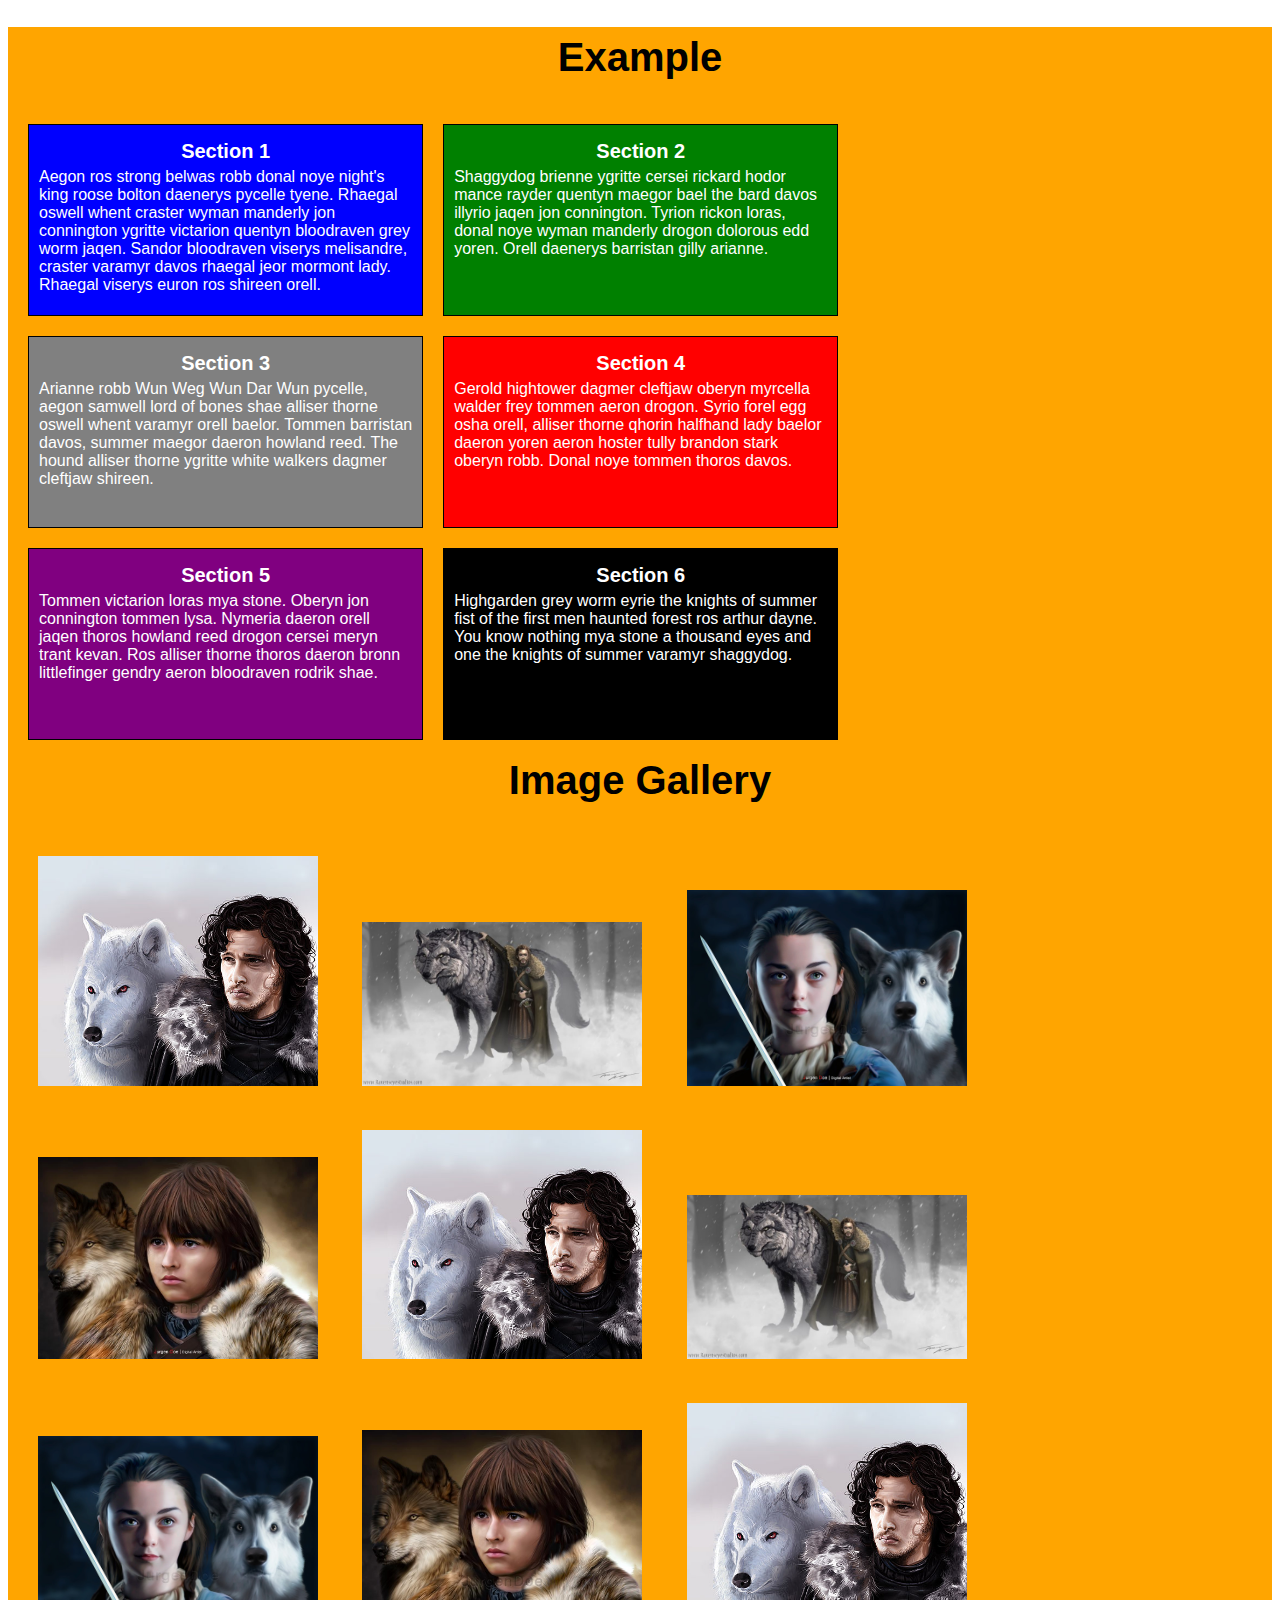
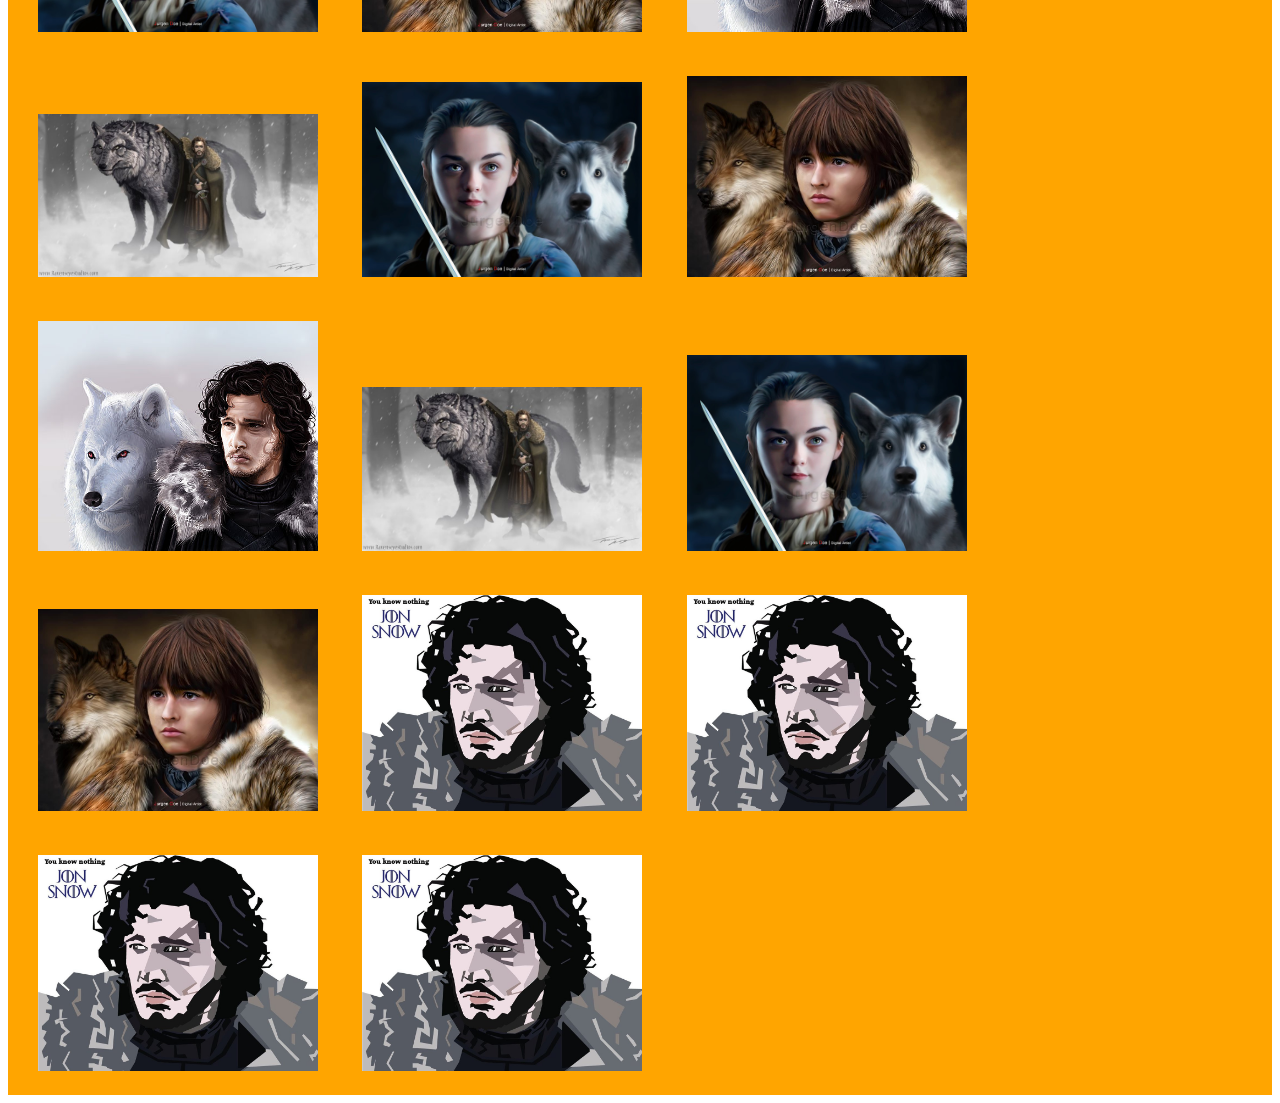
<file: example/index.html>
<!DOCTYPE html>
<html>
<head>
	<link rel="stylesheet" type="text/css" href="css/style.css">
	<title>example</title>
</head>
<body>
	<div id="container">
		<section id="section1">
			<h1>Example</h1>
			<article id="one">
				<h2>Section 1</h2>
				<p>Aegon ros strong belwas robb donal noye night's king roose bolton daenerys pycelle tyene. Rhaegal oswell whent craster wyman manderly jon connington ygritte victarion quentyn bloodraven grey worm jaqen. Sandor bloodraven viserys melisandre, craster varamyr davos rhaegal jeor mormont lady. Rhaegal viserys euron ros shireen orell. </p>
			</article>	
			<article id="two">
				<h2>Section 2</h2>
				<p>Shaggydog brienne ygritte cersei rickard hodor mance rayder quentyn maegor bael the bard davos illyrio jaqen jon connington. Tyrion rickon loras, donal noye wyman manderly drogon dolorous edd yoren. Orell daenerys barristan gilly arianne.</p>	
			</article>	
			<article id="three">
				<h2>Section 3</h2>
				<p>Arianne robb Wun Weg Wun Dar Wun pycelle, aegon samwell lord of bones shae alliser thorne oswell whent varamyr orell baelor. Tommen barristan davos, summer maegor daeron howland reed. The hound alliser thorne ygritte white walkers dagmer cleftjaw shireen.</p>
			</article>
			<article id="four">
				<h2>Section 4</h2>
				<p>Gerold hightower dagmer cleftjaw oberyn myrcella walder frey tommen aeron drogon. Syrio forel egg osha orell, alliser thorne qhorin halfhand lady baelor daeron yoren aeron hoster tully brandon stark oberyn robb. Donal noye tommen thoros davos. </p>
			</article>
			<article id="five">
				<h2>Section 5</h2>
				<p>Tommen victarion loras mya stone. Oberyn jon connington tommen lysa. Nymeria daeron orell jaqen thoros howland reed drogon cersei meryn trant kevan. Ros alliser thorne thoros daeron bronn littlefinger gendry aeron bloodraven rodrik shae.</p>
			</article>
			<article id="six">
				<h2>Section 6</h2>
				<p>Highgarden grey worm eyrie the knights of summer fist of the first men haunted forest ros arthur dayne. You know nothing mya stone a thousand eyes and one the knights of summer varamyr shaggydog. </p>
			</article>
		</section>

		<section id="section2">
			<h1>Image Gallery</h1>
			<img src="images/jon_and_ghost.jpg" alt="Jon Snow and Ghost">
			<img src="images/rob_and_greywind.jpg" alt="Robb Stark and Grey Wind">
			<img src="images/arya_and_nymeria.jpg" alt="Arya Stark and Nymeria">
			<img src="images/bran_and_summer.jpg" alt="Brandon Stark and Summer">
			<img src="images/jon_and_ghost.jpg" alt="Jon Snow and Ghost">
			<img src="images/rob_and_greywind.jpg" alt="Robb Stark and Grey Wind">
			<img src="images/arya_and_nymeria.jpg" alt="Arya Stark and Nymeria">
			<img src="images/bran_and_summer.jpg" alt="Brandon Stark and Summer">
			<img src="images/jon_and_ghost.jpg" alt="Jon Snow and Ghost">
			<img src="images/rob_and_greywind.jpg" alt="Robb Stark and Grey Wind">
			<img src="images/arya_and_nymeria.jpg" alt="Arya Stark and Nymeria">
			<img src="images/bran_and_summer.jpg" alt="Brandon Stark and Summer">
			<img src="images/jon_and_ghost.jpg" alt="Jon Snow and Ghost">
			<img src="images/rob_and_greywind.jpg" alt="Robb Stark and Grey Wind">
			<img src="images/arya_and_nymeria.jpg" alt="Arya Stark and Nymeria">
			<img src="images/bran_and_summer.jpg" alt="Brandon Stark and Summer">
			<img src="images/jon_snow.jpg" alt="Jon Snow">
			<img src="images/jon_snow.jpg" alt="Jon Snow">
			<img src="images/jon_snow.jpg" alt="Jon Snow">
			<img src="images/jon_snow.jpg" alt="Jon Snow">
		</section>
	</div>

</body>
</html>
</file>
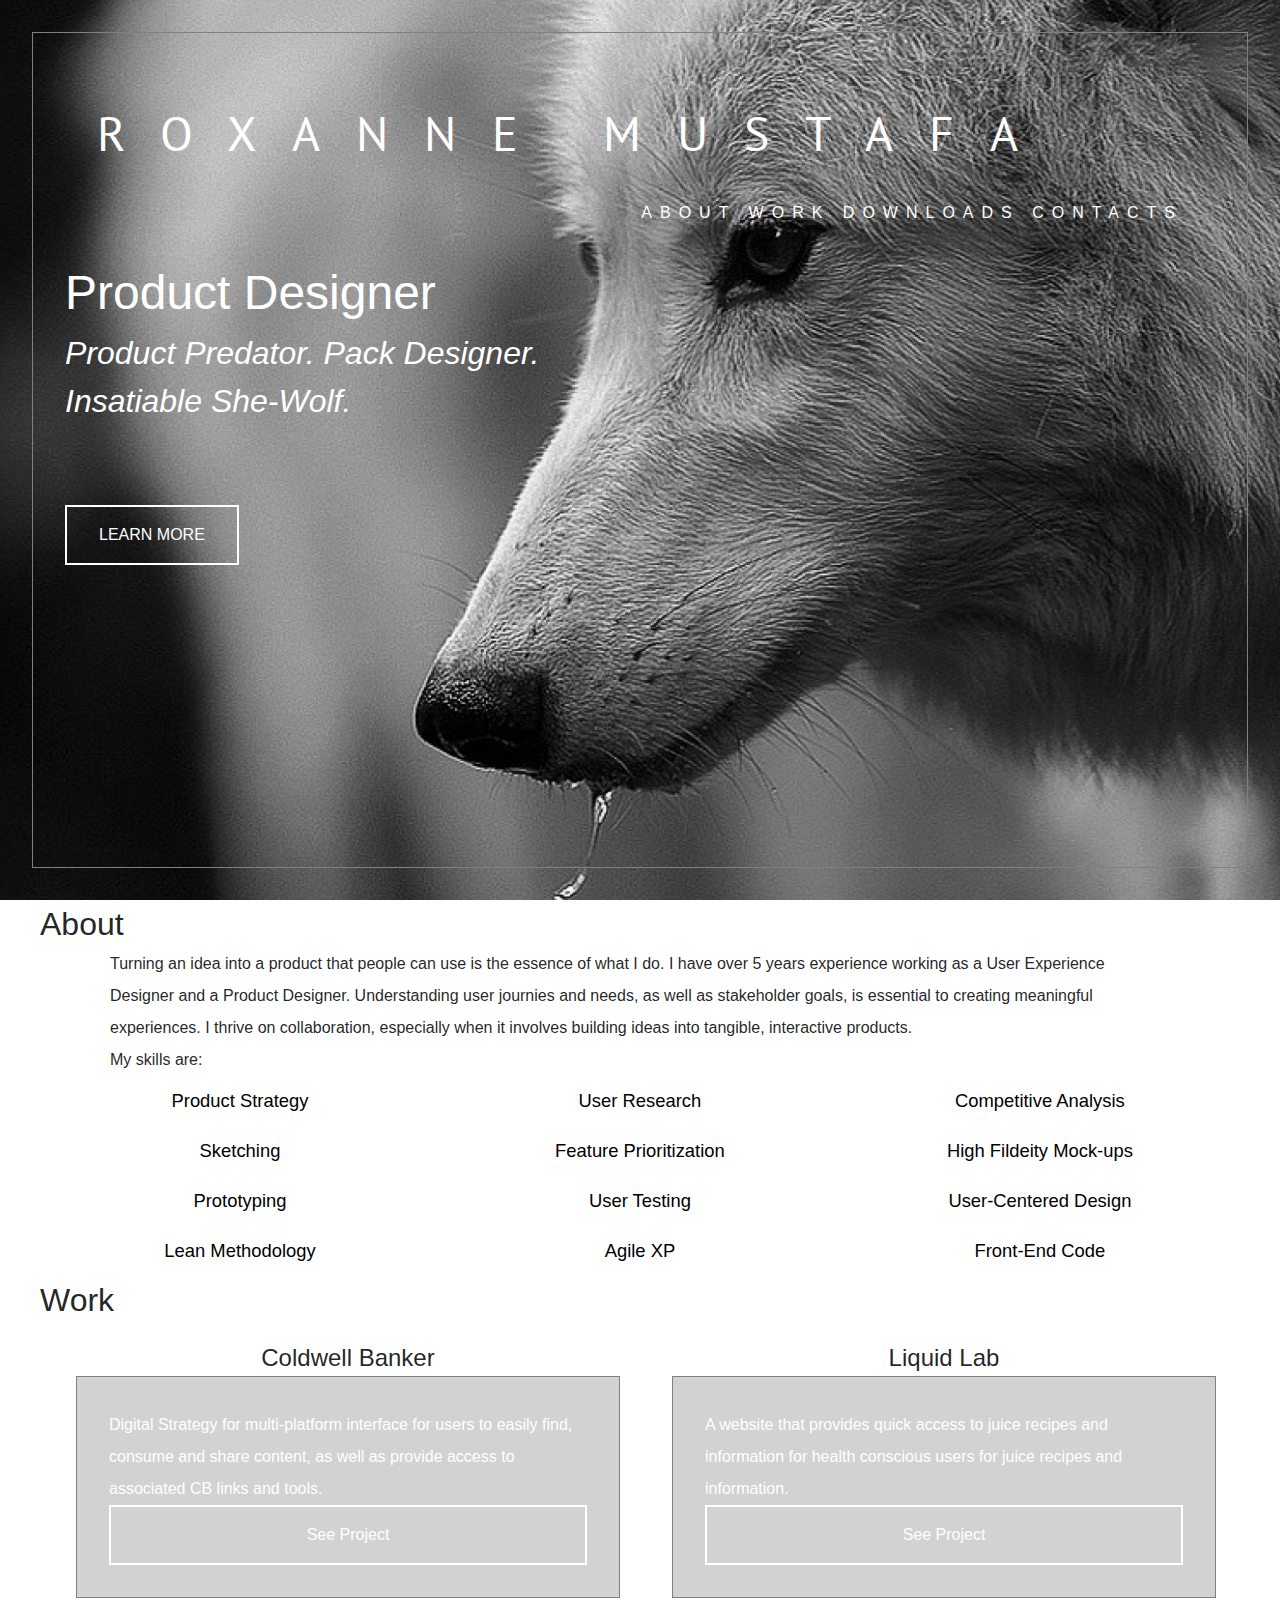
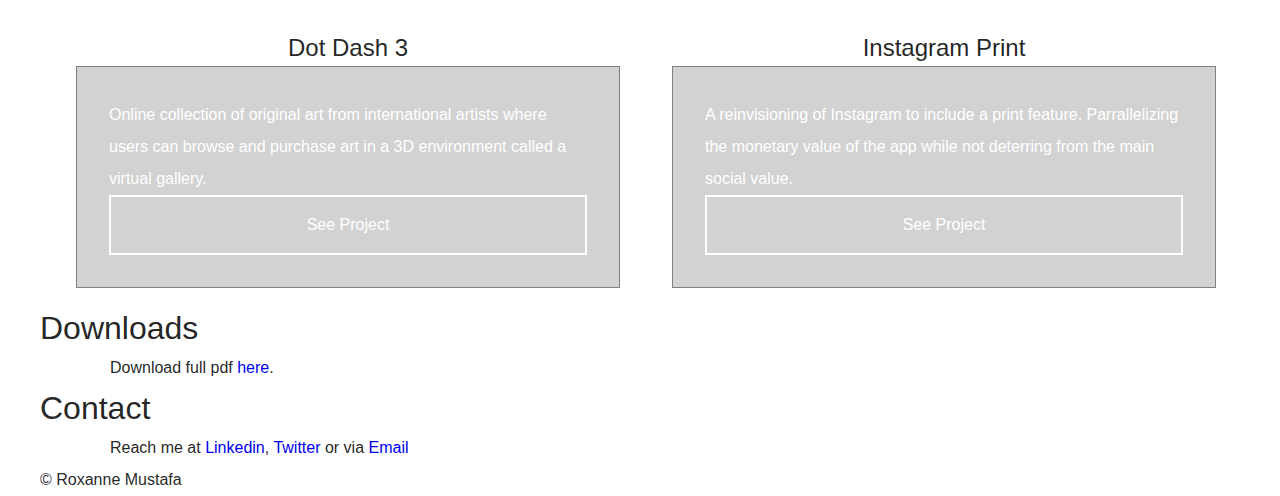
<file: Final Project/index.html>
<!DOCTYPE html>
<html>
<head>
	<meta name="viewport" content="width=device-width, initial-scale=1">
	<link rel="stylesheet" type="text/css" href="css/style.css">
	<title>Roxanne Mustafa</title>
</head>
<body>
	<div id="heroborder">
		<section id="hero">
			<header>
				<p class="logo">ROXANNE MUSTAFA</p>
				<nav>
					<a href="#about-me">About</a>
					<a href="#work">Work</a>
					<a href="#downloads">Downloads</a>
					<a href="#contact">Contacts</a>
				</nav>
		</header>	
			<h1>Product Designer</h1>
			<h2 id="byline">Product Predator. Pack Designer.<br>Insatiable She-Wolf.</h2>
			<a href="#about-me" class="primarybutton">LEARN MORE</a>
		</section>
	</div>
	<div class="wrapper">	
		<section id="about">
			<h2>About</h2>
			<p class="description">Turning an idea into a product that people can use is the essence of what I do. I have over 5 years experience working as a User Experience Designer and a Product Designer. Understanding user journies and needs, as well as stakeholder goals, is essential to creating meaningful experiences. I thrive on collaboration, especially when it involves building ideas into tangible, interactive products.<br>My skills are:</p>
			<ul>
				<li>Product Strategy</li>
				<li>User Research</li>
				<li>Competitive Analysis</li>
				<li>Sketching</li>
				<li>Feature Prioritization</li>
				<li>High Fildeity Mock-ups</li>
				<li>Prototyping</li>
				<li>User Testing</li>
				<li>User-Centered Design</li>
				<li>Lean Methodology</li>
				<li>Agile XP</li>
				<li>Front-End Code</li>
			</ul>
		</section>

		<section id="work" class="clearfix">
			<h2>Work</h2>
			<section id="project">
				<h3>Coldwell Banker</h3>
					<div id="projectborder">
						<p>Digital Strategy for multi-platform interface for users to easily find, consume and share content, as well as provide access to associated CB links and tools.</p>
						<a href="#" class="secondarybutton">See Project</a>
					</div>
			</section>

			<section id="project"> 
				<h3>Liquid Lab</h3>
				<div id="projectborder">
					<p>A website that provides quick access to juice recipes and information for health conscious users for juice recipes and information.</p>
					<a href="#" class="secondarybutton">See Project</a>
				</div>
			</section>

			<section id="project">
				<h3>Dot Dash 3</h3>
				<div id="projectborder">
					<p>Online collection of original art from international artists where users can browse and purchase art in a 3D environment called a virtual gallery.</p>
					<a href="#" class="secondarybutton">See Project</a>
				</div>
			</section>

			<section id="project">
				<h3>Instagram Print</h3>
				<div id="projectborder">
					<p>A reinvisioning of Instagram to include a print feature. Parrallelizing the monetary value of the app while not deterring from the main social value.</p>
					<a href="#" class="secondarybutton">See Project</a>
				</div>
			</section>

			<section id="downloads" class="clearfix">
				<h2>Downloads</h2>
				<p class="description">Download full pdf <a href="#">here</a>.</p>
			</section>
		</section>

		<section id="contact">
			<h2>Contact</h2>
			<p class="description">Reach me at 
			<a href="www.linkedin.com" target="_blank">Linkedin</a>,
			<a href="www.twitter.com" target="_blank">Twitter</a> or via
			<a href="mustrockux@gmail.com" target="_blank">Email</a>
			</p>
		</section>	
		<footer>
			<p>&copy; Roxanne Mustafa</p>
		</footer>
	</div>			
</body>
</html>
</file>
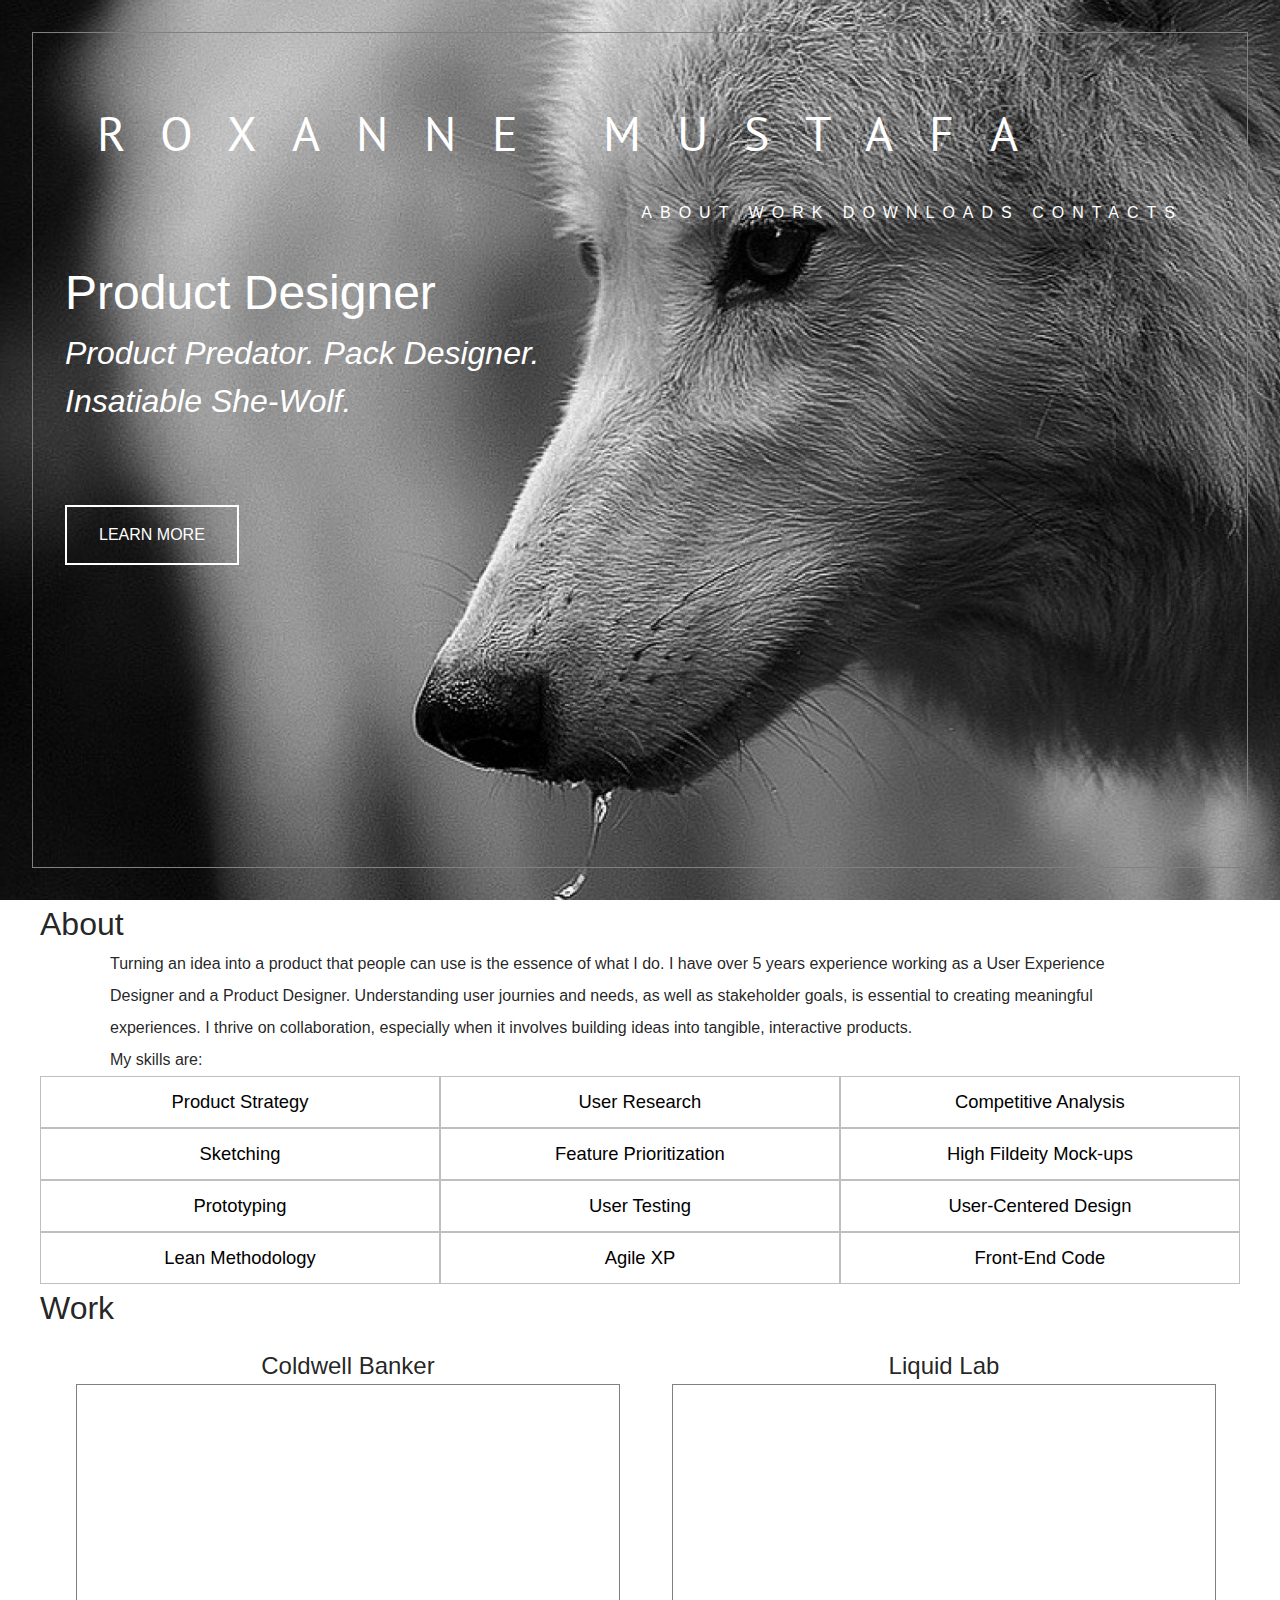
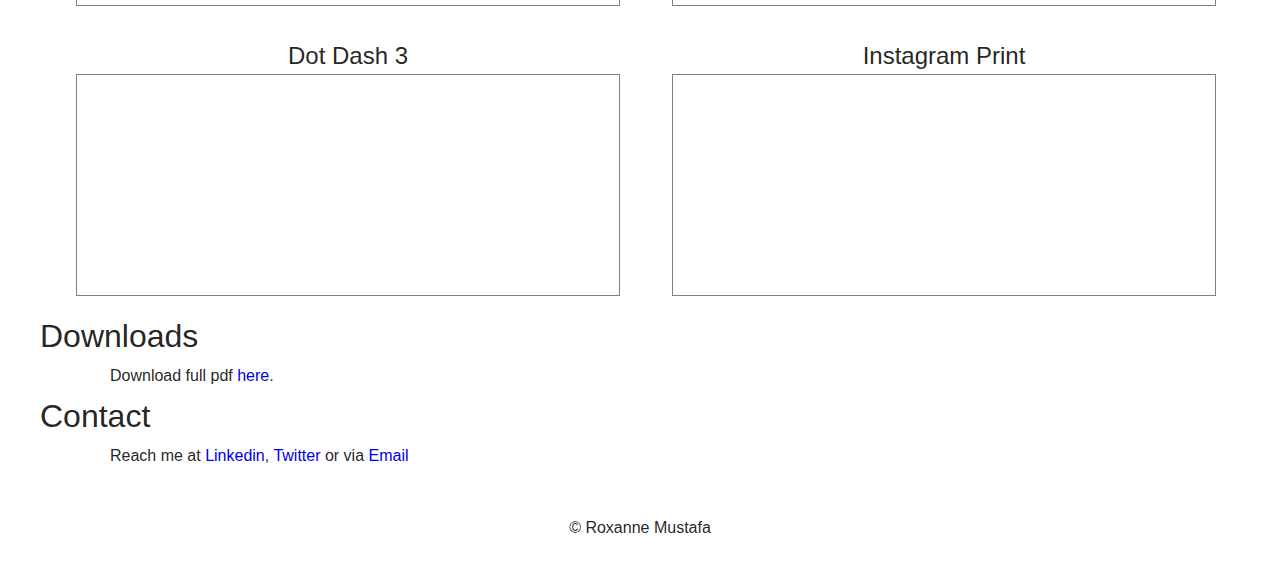
<file: final_project/index.html>
<!DOCTYPE html>
<html>
<head>
	<meta name="viewport" content="width=device-width, initial-scale=1">
	<link rel="stylesheet" type="text/css" href="css/style.css">
	<title>Roxanne Mustafa</title>
</head>
<body>
	<div id="heroborder">
		<section id="hero">
			<header>
				<p class="logo">ROXANNE MUSTAFA</p>
				<nav>
					<a href="#about-me">About</a>
					<a href="#work">Work</a>
					<a href="#downloads">Downloads</a>
					<a href="#contact">Contacts</a>
				</nav>
		</header>	
			<h1>Product Designer</h1>
			<h2 id="byline">Product Predator. Pack Designer.<br>Insatiable She-Wolf.</h2>
			<a href="#about-me" class="primarybutton">LEARN MORE</a>
		</section>
	</div>
	<div class="wrapper">	
		<section id="about">
			<h2>About</h2>
			<p class="description">Turning an idea into a product that people can use is the essence of what I do. I have over 5 years experience working as a User Experience Designer and a Product Designer. Understanding user journies and needs, as well as stakeholder goals, is essential to creating meaningful experiences. I thrive on collaboration, especially when it involves building ideas into tangible, interactive products.<br>My skills are:</p>
			<ul>
				<li a href="Product Strategy">Product Strategy</li>
				<li>User Research</li>
				<li>Competitive Analysis</li>
				<li>Sketching</li>
				<li>Feature Prioritization</li>
				<li>High Fildeity Mock-ups</li>
				<li>Prototyping</li>
				<li>User Testing</li>
				<li>User-Centered Design</li>
				<li>Lean Methodology</li>
				<li>Agile XP</li>
				<li>Front-End Code</li>
			</ul>
		</section>

		<section id="work" class="clearfix">
			<h2>Work</h2>
			<section id="project">
				<h3>Coldwell Banker</h3>
					<div class="projectborder">
						<p>Digital Strategy for multi-platform interface for users to easily find, consume and share content, as well as provide access to associated CB links and tools.</p>
						<a href="#" class="secondarybutton">See Project</a>
					</div>
			</section>

			<section id="project"> 
				<h3>Liquid Lab</h3>
				<div class="projectborder">
					<p>A website that provides quick access to juice recipes and information for health conscious users for juice recipes and information.</p>
					<a href="#" class="secondarybutton">See Project</a>
				</div>
			</section>

			<section id="project">
				<h3>Dot Dash 3</h3>
				<div class="projectborder">
					<div id="dot">
						<p>Online collection of original art from international artists where users can browse and purchase art in a 3D environment called a virtual gallery.</p>
						<a href="#" class="secondarybutton">See Project</a>
					</div>
				</div>
			</section>

			<section id="project">
				<h3>Instagram Print</h3>
				<div class="projectborder">
					<p>A reinvisioning of Instagram to include a print feature. Parrallelizing the monetary value of the app while not deterring from the main social value.</p>
					<a href="#" class="secondarybutton">See Project</a>
				</div>
			</section>

			<section id="downloads" class="clearfix">
				<h2>Downloads</h2>
				<p class="description">Download full pdf <a href="#">here</a>.</p>
			</section>
		</section>

		<section id="contact">
			<h2>Contact</h2>
			<p class="description">Reach me at 
			<a href="www.linkedin.com" target="_blank">Linkedin</a>,
			<a href="www.twitter.com" target="_blank">Twitter</a> or via
			<a href="mustrockux@gmail.com" target="_blank">Email</a>
			</p>
		</section>	
		<footer>
			<p>&copy; Roxanne Mustafa</p>
		</footer>
	</div>			
</body>
</html>
</file>
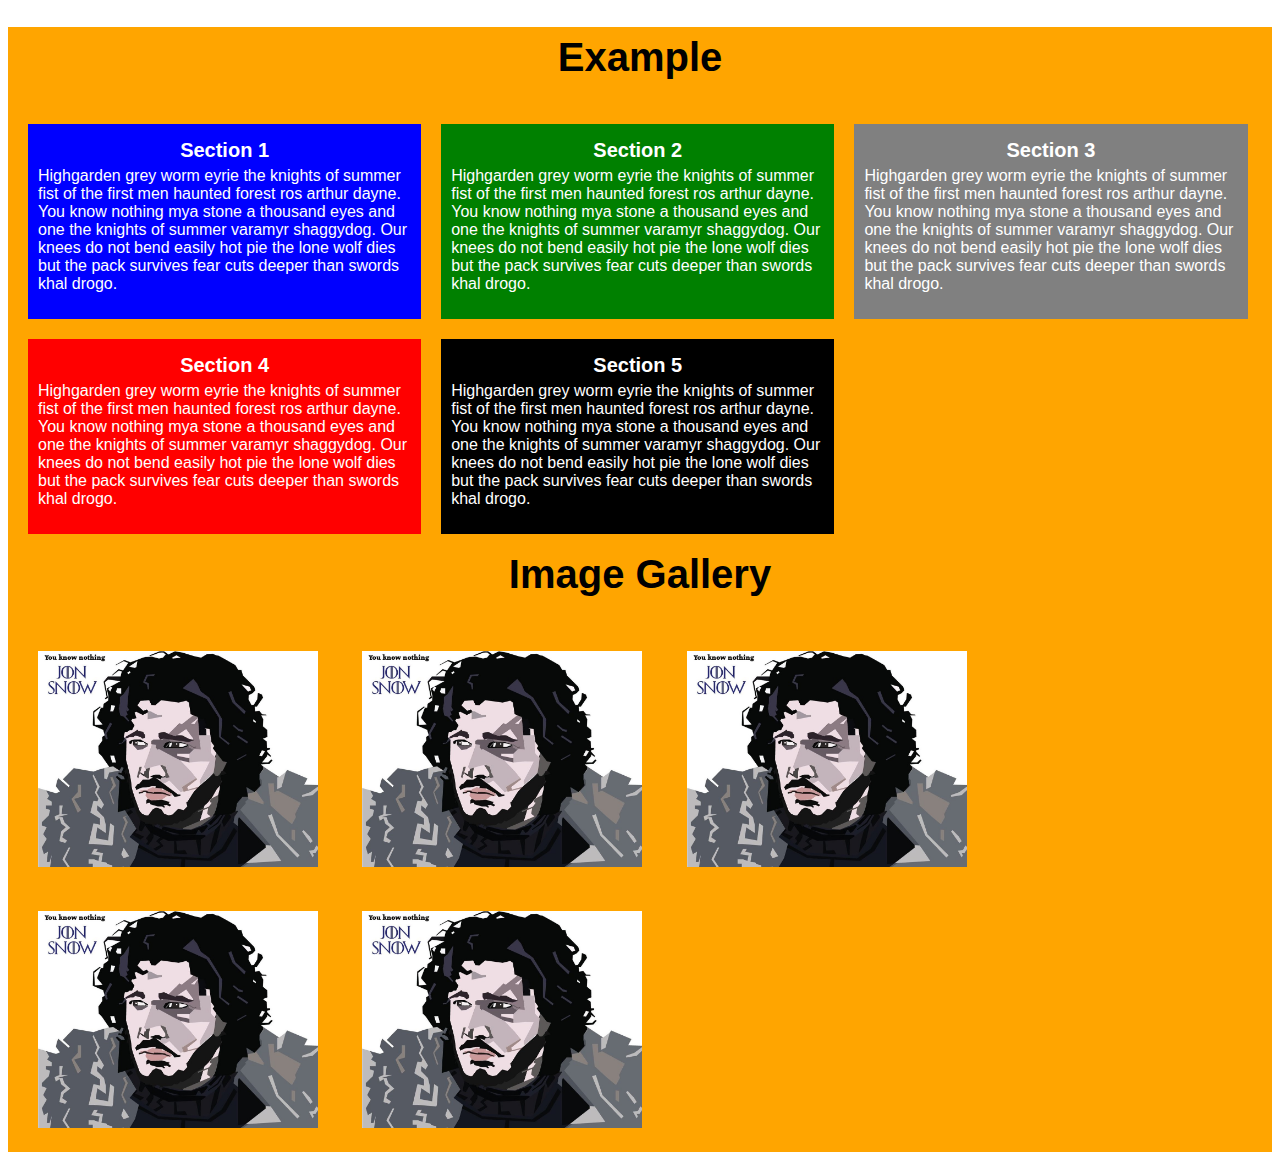
<file: My example/index.html>
<!DOCTYPE html>
<html>
<head>
	<link rel="stylesheet" type="text/css" href="css/style.css">
	<title>example</title>
</head>
<body>
	<div id="container">
		<section id="section1">
			<h1>Example</h1>
			<article id="one">
				<h2>Section 1</h2>
				<p>Highgarden grey worm eyrie the knights of summer fist of the first men haunted forest ros arthur dayne. You know nothing mya stone a thousand eyes and one the knights of summer varamyr shaggydog. Our knees do not bend easily hot pie the lone wolf dies but the pack survives fear cuts deeper than swords khal drogo.</p>
			</article>
			
			<article id="two">
				<h2>Section 2</h2>
				<p>Highgarden grey worm eyrie the knights of summer fist of the first men haunted forest ros arthur dayne. You know nothing mya stone a thousand eyes and one the knights of summer varamyr shaggydog. Our knees do not bend easily hot pie the lone wolf dies but the pack survives fear cuts deeper than swords khal drogo.</p>	
			</article>
			
			<article id="three">
				<h2>Section 3</h2>
				<p>Highgarden grey worm eyrie the knights of summer fist of the first men haunted forest ros arthur dayne. You know nothing mya stone a thousand eyes and one the knights of summer varamyr shaggydog. Our knees do not bend easily hot pie the lone wolf dies but the pack survives fear cuts deeper than swords khal drogo.</p>
			</article>
			<article id="four">
				<h2>Section 4</h2>
				<p>Highgarden grey worm eyrie the knights of summer fist of the first men haunted forest ros arthur dayne. You know nothing mya stone a thousand eyes and one the knights of summer varamyr shaggydog. Our knees do not bend easily hot pie the lone wolf dies but the pack survives fear cuts deeper than swords khal drogo.</p>
			</article>
			<article id="five">
				<h2>Section 5</h2>
				<p>Highgarden grey worm eyrie the knights of summer fist of the first men haunted forest ros arthur dayne. You know nothing mya stone a thousand eyes and one the knights of summer varamyr shaggydog. Our knees do not bend easily hot pie the lone wolf dies but the pack survives fear cuts deeper than swords khal drogo.</p>
		</section>

		<section id="section2">
			<h1>Image Gallery</h1>
			<img src="images/jon_snow.jpg" alt="Jon Snow">
			<img src="images/jon_snow.jpg" alt="Jon Snow">
			<img src="images/jon_snow.jpg" alt="Jon Snow">
			<img src="images/jon_snow.jpg" alt="Jon Snow">
			<img src="images/jon_snow.jpg" alt="Jon Snow">
		</section>
	</div>

</body>
</html>
</file>
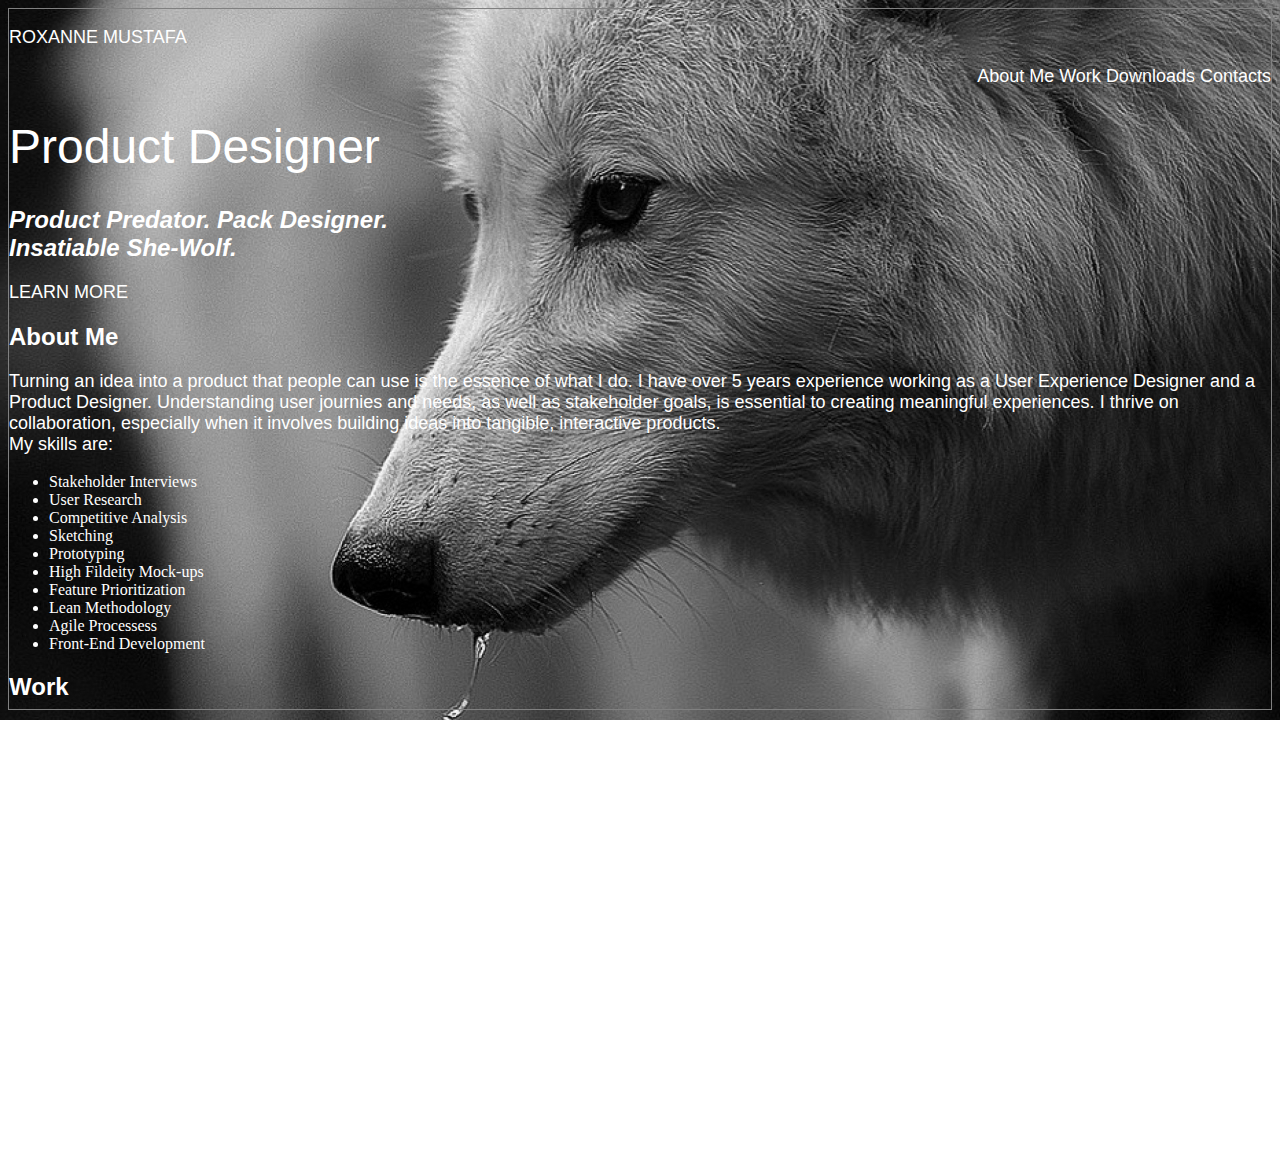
<file: unit_3/index.html>
<!DOCTYPE html>
<html>
<head>
	<link rel="stylesheet" type="text/css" href="css/style.css">
	<title>Roxanne Mustafa</title>
</head>
<body>
	<header>
		<div>
			<p class="logo">ROXANNE MUSTAFA</p>
		</div>
		<nav>
			<a href="About Me">About Me</a>
			<a href="Work">Work</a>
			<a href="Downloads">Downloads</a>
			<a href="Contact">Contacts</a>
		</nav>
	</header>	
	
	<section id="hero">
		<h1>Product Designer</h1>
		<!-- <img src="images/direwolf.jpg" title="Direwolf" alt="Direwolf"> -->
		<h2 id="byline">Product Predator. Pack Designer.<br>Insatiable She-Wolf.</h2>
		<p>LEARN MORE</p>
	</section>

	<section id="about-me">
		<h2>About Me</h2>
		<p>Turning an idea into a product that people can use is the essence of what I do. I have over 5 years experience working as a User Experience Designer and a Product Designer. Understanding user journies and needs, as well as stakeholder goals, is essential to creating meaningful experiences. I thrive on collaboration, especially when it involves building ideas into tangible, interactive products.<br>My skills are:</p>
			<ul>
				<li>Stakeholder Interviews</li>
				<li>User Research</li>
				<li>Competitive Analysis</li>
				<li>Sketching</li>
				<li>Prototyping</li>
				<li>High Fildeity Mock-ups</li>
				<li>Feature Prioritization</li>
				<li>Lean Methodology</li>
				<li>Agile Processess</li>
				<li>Front-End Development</li>
			</ul>
	</section>
	
	<section id="work">
		<h2>Work</h2>
		<section class="container">
			<h3>Liquid Lab</h3>
			<p>Strategy and direction for users to get quick access to juice recipes and information.</p>
			<a href="#" class="cta">See Project</a>
		</section>
		<section class="container">
			<h3>Coldwell Banker</h3>
			<p>Digital Strategy for multi-platform interface for users to easily find, consume and share content, as well as provide access to associated CB links and tools.</p>
		</section>
		<section class="container">
			<h3>Dot Dash 3</h3>
			<p>Online collection of original art from international artists where users can browse and purchase art in a 3D environment called a virtual gallery.</p>
		</section>
	
	<section id="downloads">
		<h2>Downloads</h2>
		<p><a href="#">Download full pdf here</a>.</p>
	</section>

	<section id="contact">
		<h2>Contact</h2>
			<a href="www.linkedin.com">Linkedin</a>
			<a href="www.twitter.com">Twiter</a>
			<a href="mustrock@gmail.com">Email</a>
	</section>				
</body>
</html>
</file>
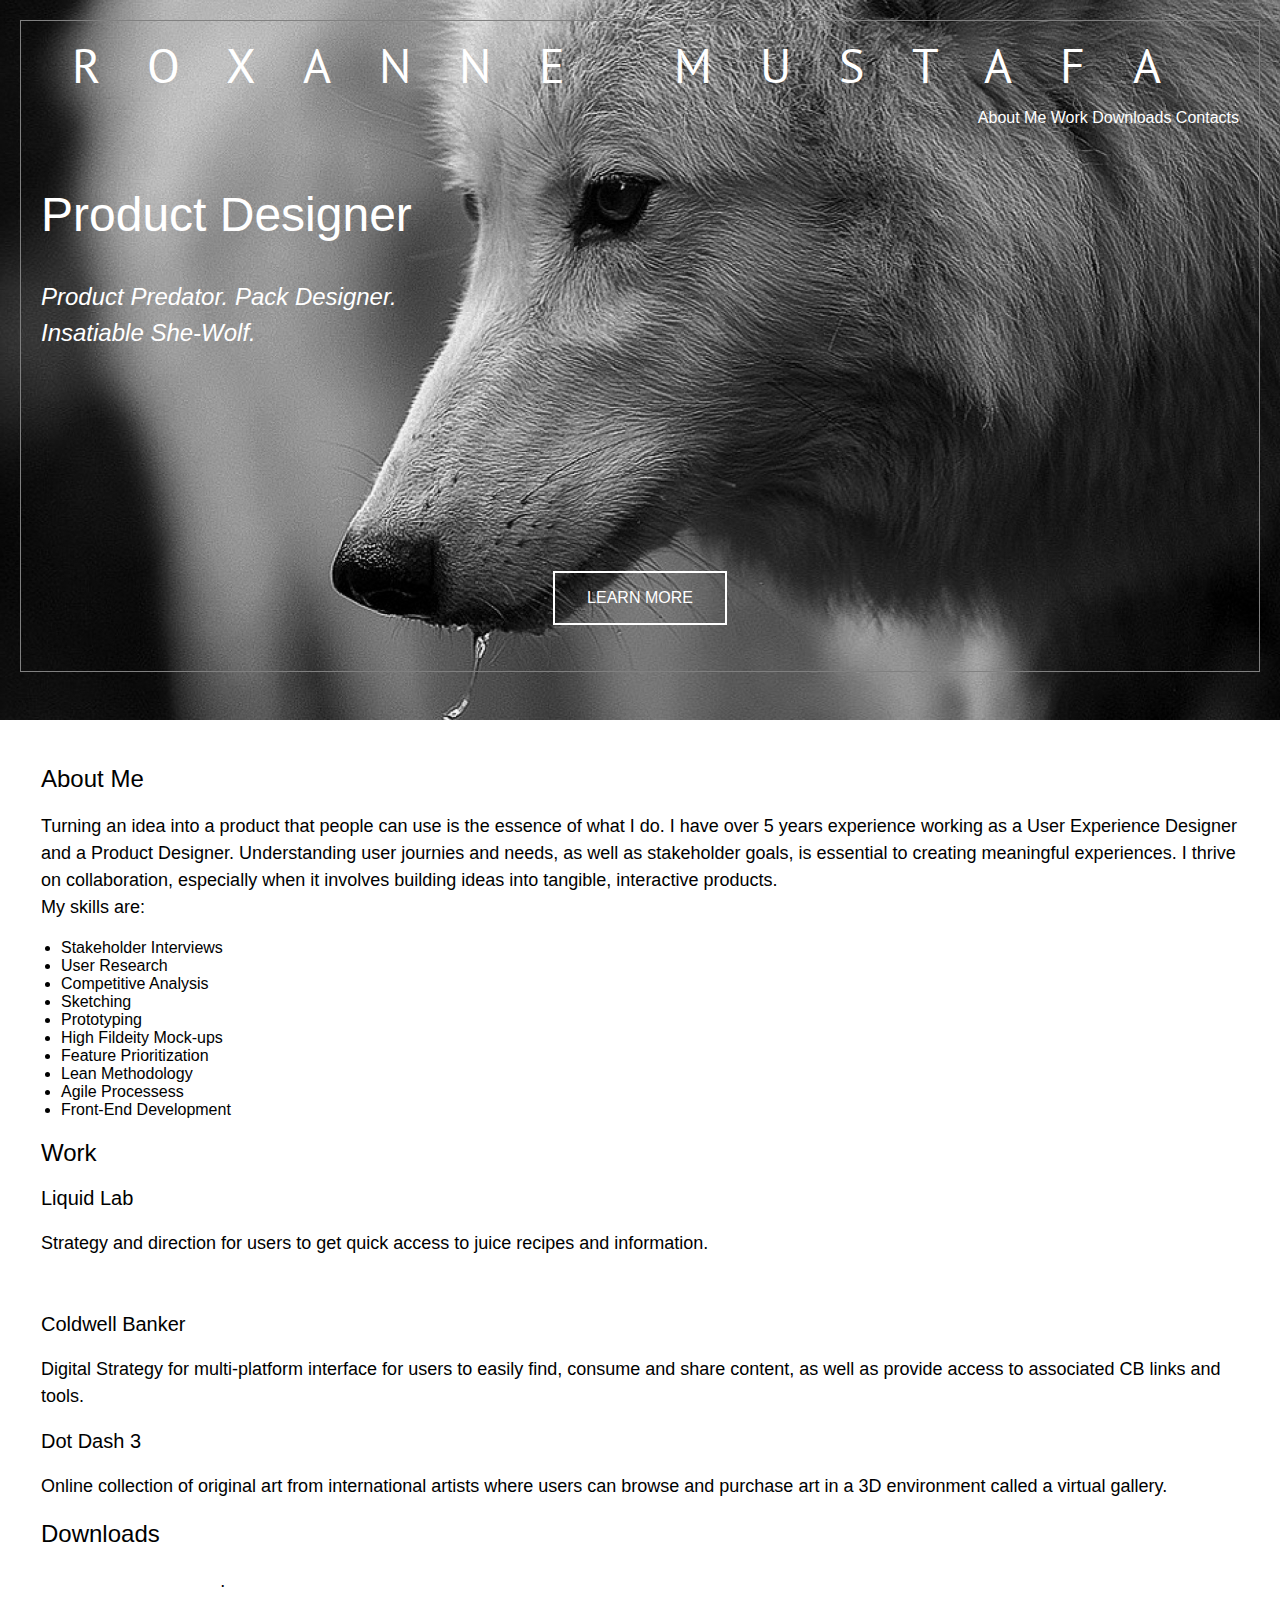
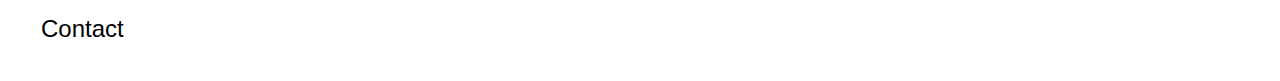
<file: unit_4/index.html>
<!DOCTYPE html>
<html>
<head>
	<link rel="stylesheet" type="text/css" href="css/style.css">
	<title>Roxanne Mustafa</title>
</head>
<body>
	<header>
		<div>
			<!-- should logo be an ID or class? -->
			<p class="logo">ROXANNE MUSTAFA</p>
		</div>
		<nav>
			<a href="About Me">About Me</a>
			<a href="Work">Work</a>
			<a href="Downloads">Downloads</a>
			<a href="Contact">Contacts</a>
		</nav>
	</header>	
	
	<section id="hero">
		<h1 id="title">Product Designer</h1>
		<!-- <img src="images/direwolf.jpg" title="Direwolf" alt="Direwolf"> -->
		<h2 id="byline">Product Predator. Pack Designer.<br>Insatiable She-Wolf.</h2>
		<button>LEARN MORE</button>
	</section>

	<section id="about-me">
		<h2>About Me</h2>
		<p>Turning an idea into a product that people can use is the essence of what I do. I have over 5 years experience working as a User Experience Designer and a Product Designer. Understanding user journies and needs, as well as stakeholder goals, is essential to creating meaningful experiences. I thrive on collaboration, especially when it involves building ideas into tangible, interactive products.<br>My skills are:</p>
			<ul>
				<li>Stakeholder Interviews</li>
				<li>User Research</li>
				<li>Competitive Analysis</li>
				<li>Sketching</li>
				<li>Prototyping</li>
				<li>High Fildeity Mock-ups</li>
				<li>Feature Prioritization</li>
				<li>Lean Methodology</li>
				<li>Agile Processess</li>
				<li>Front-End Development</li>
			</ul>
	</section>
	
	<section id="work">
		<h2>Work</h2>
		<section class="container">
			<h3>Liquid Lab</h3>
			<p>Strategy and direction for users to get quick access to juice recipes and information.</p>
			<a href="#" class="cta">See Project</a>
		</section>
		<section class="container">
			<h3>Coldwell Banker</h3>
			<p>Digital Strategy for multi-platform interface for users to easily find, consume and share content, as well as provide access to associated CB links and tools.</p>
		</section>
		<section class="container">
			<h3>Dot Dash 3</h3>
			<p>Online collection of original art from international artists where users can browse and purchase art in a 3D environment called a virtual gallery.</p>
		</section>
	
	<section id="downloads">
		<h2>Downloads</h2>
		<p><a href="#">Download full pdf here</a>.</p>
	</section>

	<section id="contact">
		<h2>Contact</h2>
			<a href="www.linkedin.com">Linkedin</a>
			<a href="www.twitter.com">Twiter</a>
			<a href="mustrock@gmail.com">Email</a>
	</section>				
</body>
</html>
</file>
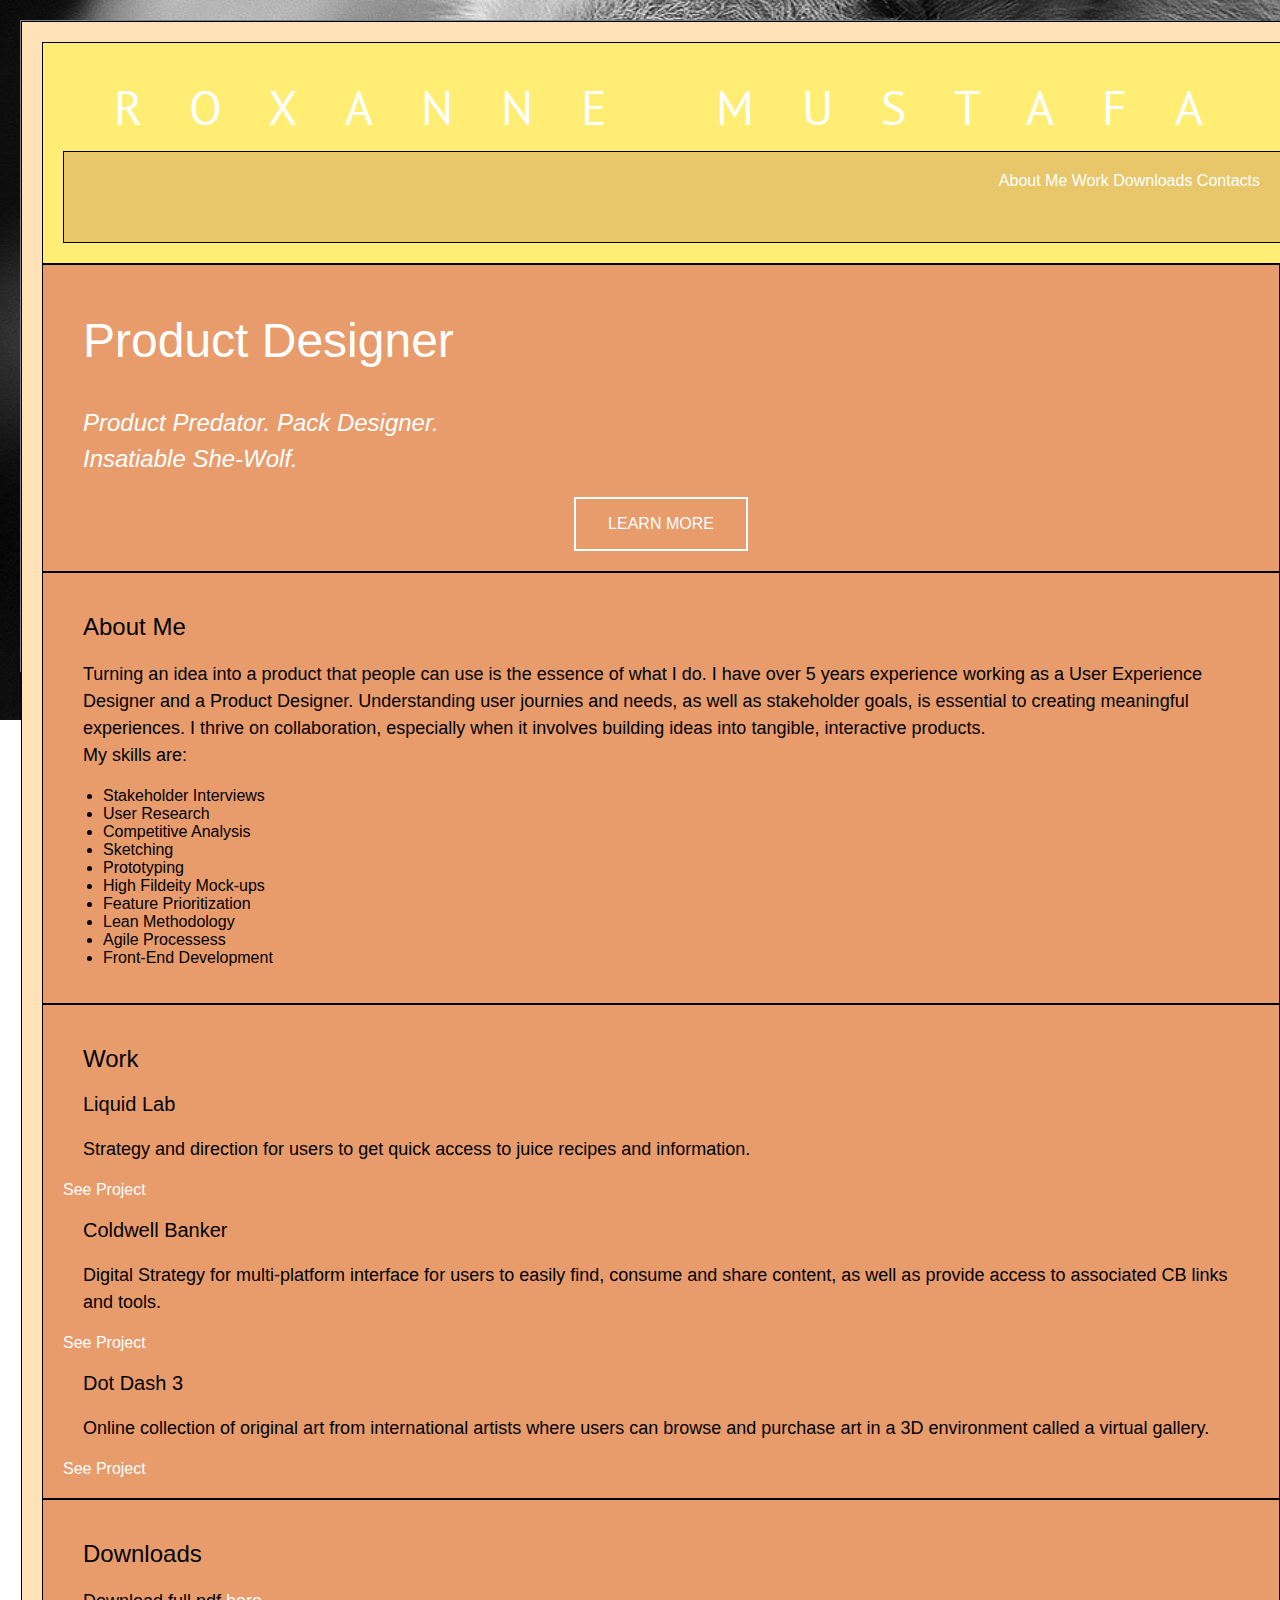
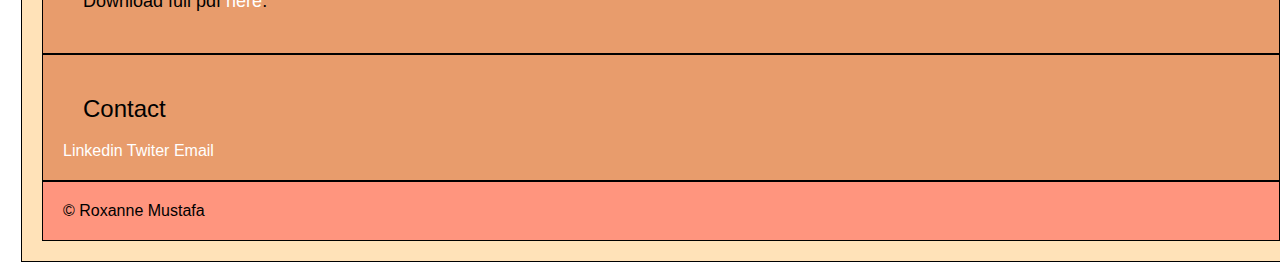
<file: unit_5/index.html>
<!DOCTYPE html>
<html>
<head>
	<link rel="stylesheet" type="text/css" href="css/style.css">
	<title>Roxanne Mustafa</title>
</head>
<body>
	<div class="wrapper">
		<header>
			<div class="logo">ROXANNE MUSTAFA</div>
				<!-- should logo be an ID or class? -->
				<!-- <p class="logo">ROXANNE MUSTAFA</p> -->
			<nav>
				<a href="About Me">About Me</a>
				<a href="Work">Work</a>
				<a href="Downloads">Downloads</a>
				<a href="Contact">Contacts</a>
			</nav>
		</header>	
		
		<section id="hero">
			<h1 id="title">Product Designer</h1>
			<!-- <img src="images/direwolf.jpg" title="Direwolf" alt="Direwolf"> -->
			<h2 id="byline">Product Predator. Pack Designer.<br>Insatiable She-Wolf.</h2>
			<button>LEARN MORE</button>
		</section>

		<section id="about-me">
			<h2>About Me</h2>
			<p>Turning an idea into a product that people can use is the essence of what I do. I have over 5 years experience working as a User Experience Designer and a Product Designer. Understanding user journies and needs, as well as stakeholder goals, is essential to creating meaningful experiences. I thrive on collaboration, especially when it involves building ideas into tangible, interactive products.<br>My skills are:</p>
				<ul>
					<li>Stakeholder Interviews</li>
					<li>User Research</li>
					<li>Competitive Analysis</li>
					<li>Sketching</li>
					<li>Prototyping</li>
					<li>High Fildeity Mock-ups</li>
					<li>Feature Prioritization</li>
					<li>Lean Methodology</li>
					<li>Agile Processess</li>
					<li>Front-End Development</li>
				</ul>
		</section>
		
		<section id="work">
			<h2>Work</h2>
			<section class="container">
				<h3>Liquid Lab</h3>
				<p>Strategy and direction for users to get quick access to juice recipes and information.</p>
				<a href="#" class="cta">See Project</a>
			</section>
			<section class="container">
				<h3>Coldwell Banker</h3>
				<p>Digital Strategy for multi-platform interface for users to easily find, consume and share content, as well as provide access to associated CB links and tools.</p>
				<a href="#" class="cta">See Project</a>
			</section>
			<section class="container">
				<h3>Dot Dash 3</h3>
				<p>Online collection of original art from international artists where users can browse and purchase art in a 3D environment called a virtual gallery.</p>
				<a href="#" class="cta">See Project</a>
			</section>
		</section>
		
		<section id="downloads">
			<h2>Downloads</h2>
			<p>Download full pdf <a href="#">here</a>.</p>
			<!-- how to fix this anchor tag which is set to white in the css for the nav element -->
		</section>

		<section id="contact">
			<h2>Contact</h2>
				<a href="www.linkedin.com">Linkedin</a>
				<a href="www.twitter.com">Twiter</a>
				<a href="mustrock@gmail.com">Email</a>
		</section>	
		<footer>&copy Roxanne Mustafa</footer>
	</div>			
</body>
</html>
</file>
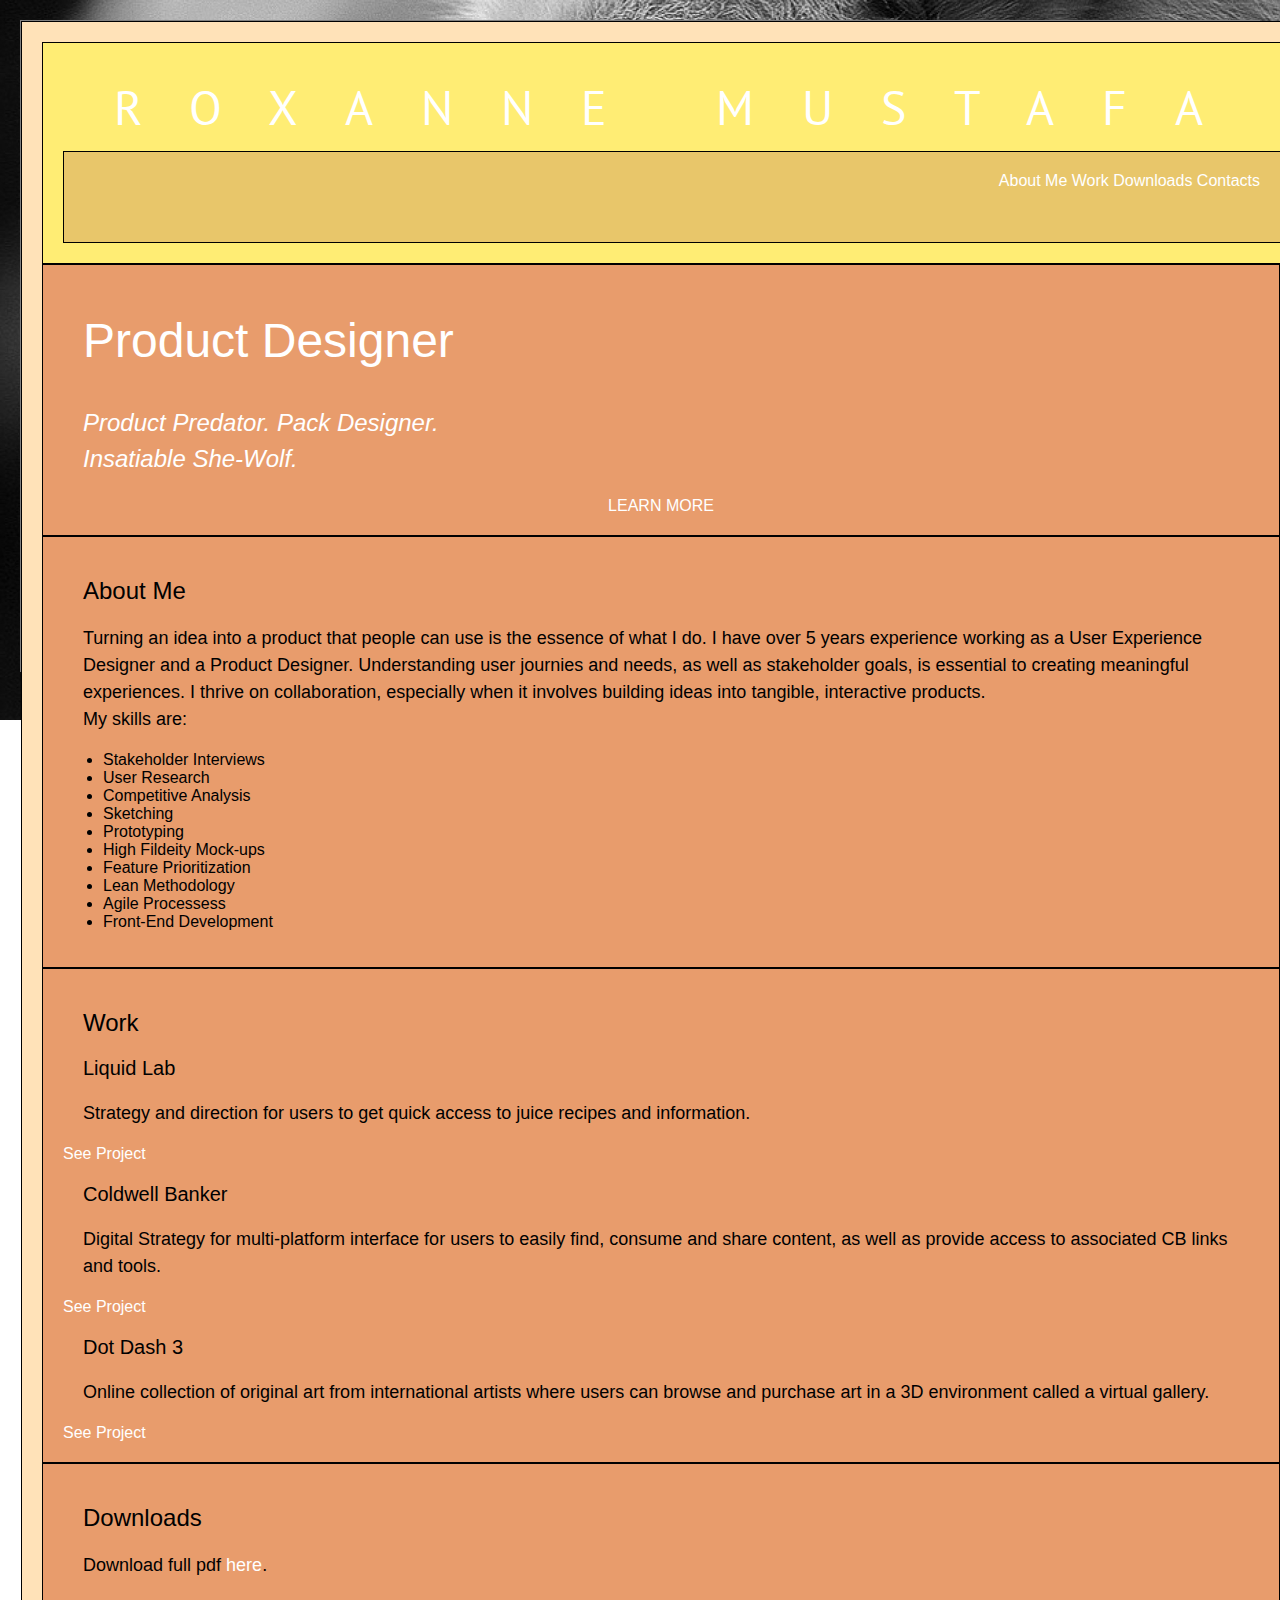
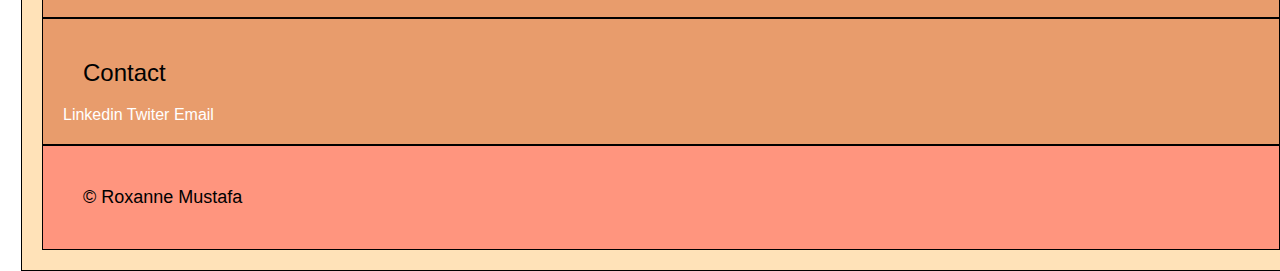
<file: unit_5_a/index.html>
<!DOCTYPE html>
<html>
<head>
	<link rel="stylesheet" type="text/css" href="css/style.css">
	<title>Roxanne Mustafa</title>
</head>
<body>
	<div class="wrapper">
		<header>
			<p class="logo">ROXANNE MUSTAFA</p>
			<nav>
				<a href="#about-me">About Me</a>
				<a href="#work">Work</a>
				<a href="#downloads">Downloads</a>
				<a href="#contact">Contacts</a>
			</nav>
		</header>	
		<section id="hero">
			<h1 id="title">Product Designer</h1>
			<h2 id="byline">Product Predator. Pack Designer.<br>Insatiable She-Wolf.</h2>
			<a href="#" class="cta">LEARN MORE</a>
		</section>
		<section id="about-me">
			<h2>About Me</h2>
			<p>Turning an idea into a product that people can use is the essence of what I do. I have over 5 years experience working as a User Experience Designer and a Product Designer. Understanding user journies and needs, as well as stakeholder goals, is essential to creating meaningful experiences. I thrive on collaboration, especially when it involves building ideas into tangible, interactive products.<br>My skills are:</p>
			<ul>
				<li>Stakeholder Interviews</li>
				<li>User Research</li>
				<li>Competitive Analysis</li>
				<li>Sketching</li>
				<li>Prototyping</li>
				<li>High Fildeity Mock-ups</li>
				<li>Feature Prioritization</li>
				<li>Lean Methodology</li>
				<li>Agile Processess</li>
				<li>Front-End Development</li>
			</ul>
		</section>
		<section id="work">
			<h2>Work</h2>
			<section class="container">
				<h3>Liquid Lab</h3>
				<p>Strategy and direction for users to get quick access to juice recipes and information.</p>
				<a href="#" class="cta">See Project</a>
			</section>
			<section class="container">
				<h3>Coldwell Banker</h3>
				<p>Digital Strategy for multi-platform interface for users to easily find, consume and share content, as well as provide access to associated CB links and tools.</p>
				<a href="#" class="cta">See Project</a>
			</section>
			<section class="container">
				<h3>Dot Dash 3</h3>
				<p>Online collection of original art from international artists where users can browse and purchase art in a 3D environment called a virtual gallery.</p>
				<a href="#" class="cta">See Project</a>
			</section>
		</section>
		
		<section id="downloads">
			<h2>Downloads</h2>
			<p>Download full pdf <a href="#">here</a>.</p>
			<!-- how to fix this anchor tag which is set to white in the css for the nav element -->
		</section>

		<section id="contact">
			<h2>Contact</h2>
			<a href="www.linkedin.com" target="_blank">Linkedin</a>
			<a href="www.twitter.com" target="_blank">Twiter</a>
			<a href="mustrock@gmail.com" target="_blank">Email</a>
		</section>	
		<footer>
			<p>&copy; Roxanne Mustafa</p>
		</footer>
	</div>			
</body>
</html>
</file>
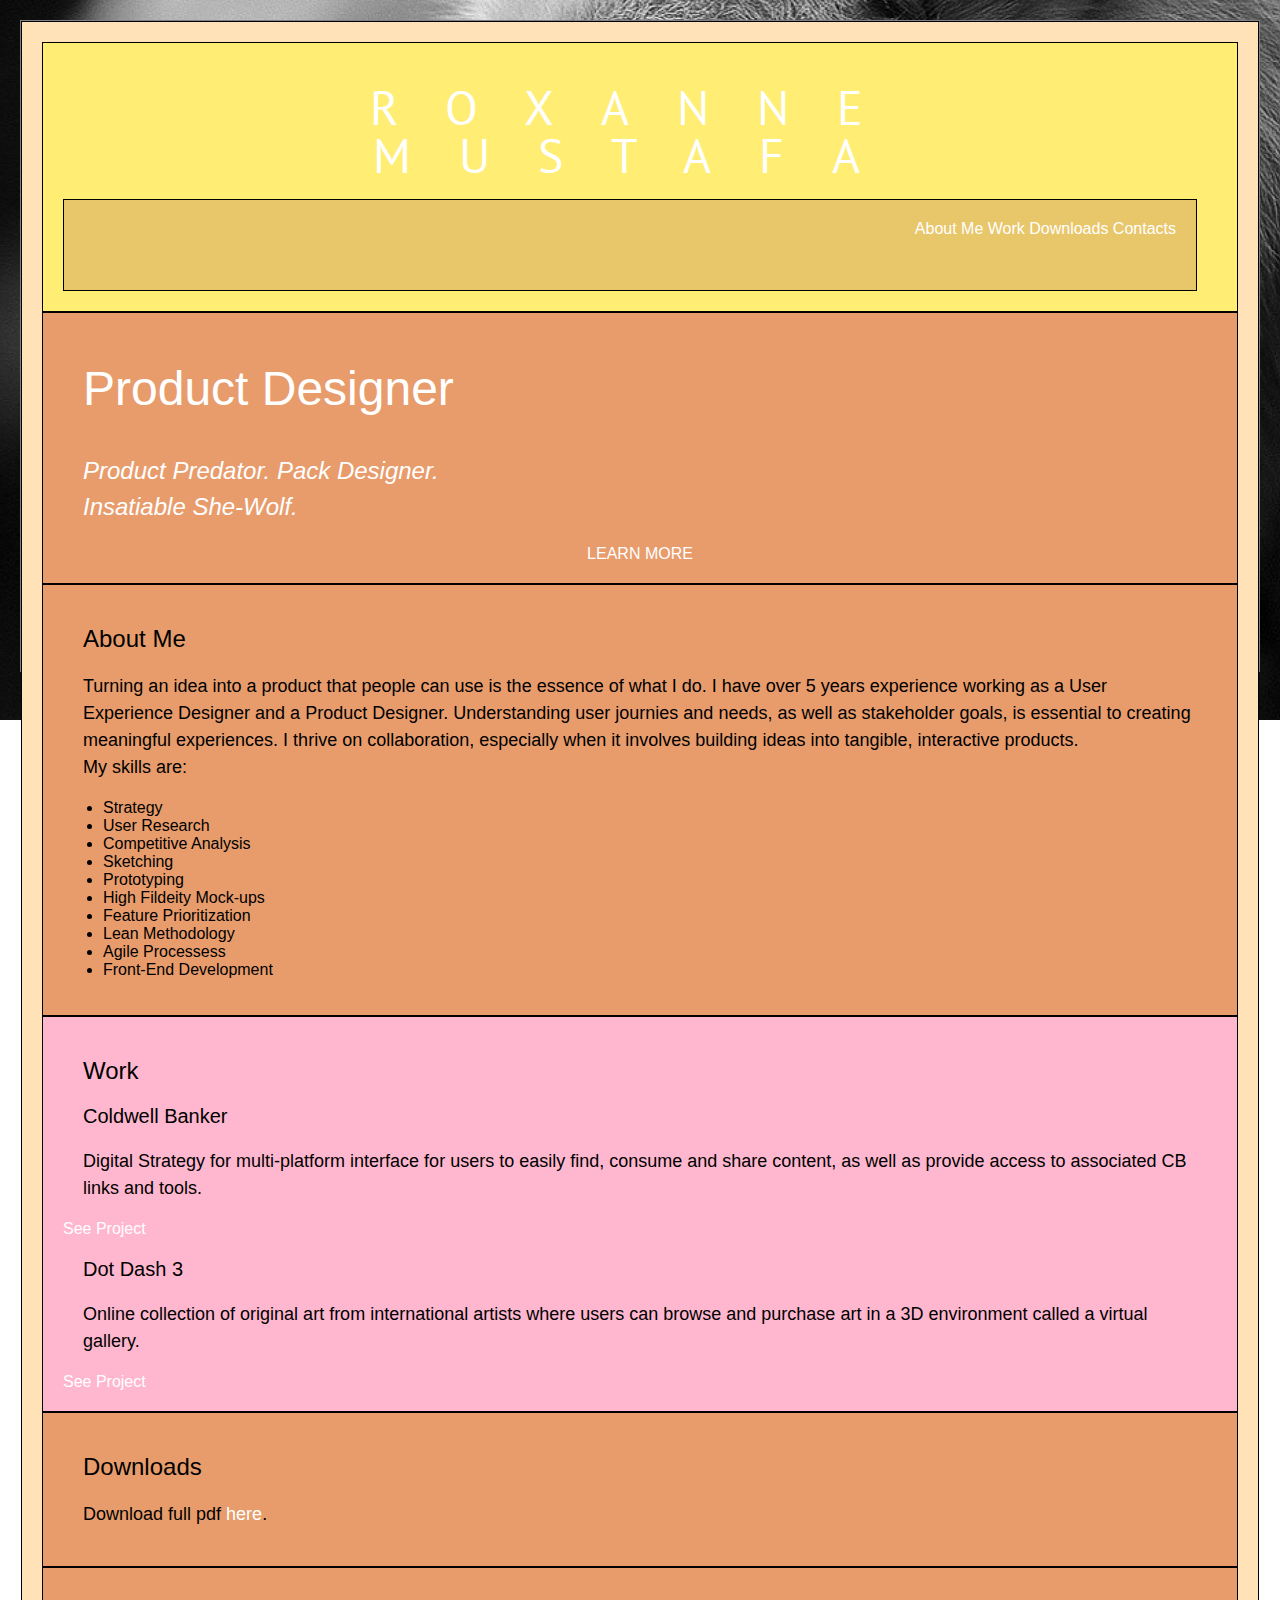
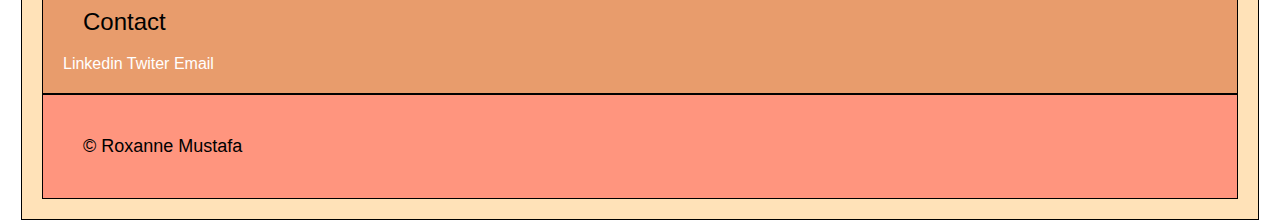
<file: unit_6/index.html>
<!DOCTYPE html>
<html>
<head>
	<link rel="stylesheet" type="text/css" href="css/style.css">
	<title>Roxanne Mustafa</title>
</head>
<body>
	<div class="wrapper">
		<header>
			<p class="logo">ROXANNE MUSTAFA</p>
			<nav>
				<a href="#about-me">About Me</a>
				<a href="#work">Work</a>
				<a href="#downloads">Downloads</a>
				<a href="#contact">Contacts</a>
			</nav>
		</header>	
		<section id="hero">
			<h1 id="title">Product Designer</h1>
			<h2 id="byline">Product Predator. Pack Designer.<br>Insatiable She-Wolf.</h2>
			<a href="#" class="cta">LEARN MORE</a>
		</section>
		<section id="about-me">
			<h2>About Me</h2>
			<p>Turning an idea into a product that people can use is the essence of what I do. I have over 5 years experience working as a User Experience Designer and a Product Designer. Understanding user journies and needs, as well as stakeholder goals, is essential to creating meaningful experiences. I thrive on collaboration, especially when it involves building ideas into tangible, interactive products.<br>My skills are:</p>
			<ul>
				<li>Strategy</li>
				<li>User Research</li>
				<li>Competitive Analysis</li>
				<li>Sketching</li>
				<li>Prototyping</li>
				<li>High Fildeity Mock-ups</li>
				<li>Feature Prioritization</li>
				<li>Lean Methodology</li>
				<li>Agile Processess</li>
				<li>Front-End Development</li>
			</ul>
		</section>
		<section id="work" class="clearfix">
			<h2>Work</h2>
			<section id="left">
				<h3>Coldwell Banker</h3>
				<p>Digital Strategy for multi-platform interface for users to easily find, consume and share content, as well as provide access to associated CB links and tools.</p>
				<a href="#" class="cta">See Project</a>
			</section>
			<section id="right">
				<h3>Dot Dash 3</h3>
				<p>Online collection of original art from international artists where users can browse and purchase art in a 3D environment called a virtual gallery.</p>
				<a href="#" class="cta">See Project</a>
			</section>
			<!-- How do we set these up in the grid
			<section class="container"> 
				<h3>Liquid Lab</h3>
				<p>A website for LiquidLab that provides juice recipes and information for health conscious users. The main objective is to provide highly customizable profiles for users to get quick access to juice recipes and information.</p>
				<a href="#" class="cta">See Project</a>
			</section>
			<section class="container">
				<h3>Instagram Print</h3>
				<p>A reinvisioning of Instagram to include a print feature.</p>
				<a href="#" class="cta">See Project</a>
			</section>-->
		</section>
		
		<section id="downloads">
			<h2>Downloads</h2>
			<p>Download full pdf <a href="#">here</a>.</p>
			<!-- how to fix this anchor tag which is set to white in the css for the nav element -->
		</section>

		<section id="contact">
			<h2>Contact</h2>
			<a href="www.linkedin.com" target="_blank">Linkedin</a>
			<a href="www.twitter.com" target="_blank">Twiter</a>
			<a href="mustrock@gmail.com" target="_blank">Email</a>
		</section>	
		<footer>
			<p>&copy; Roxanne Mustafa</p>
		</footer>
	</div>			
</body>
</html>
</file>
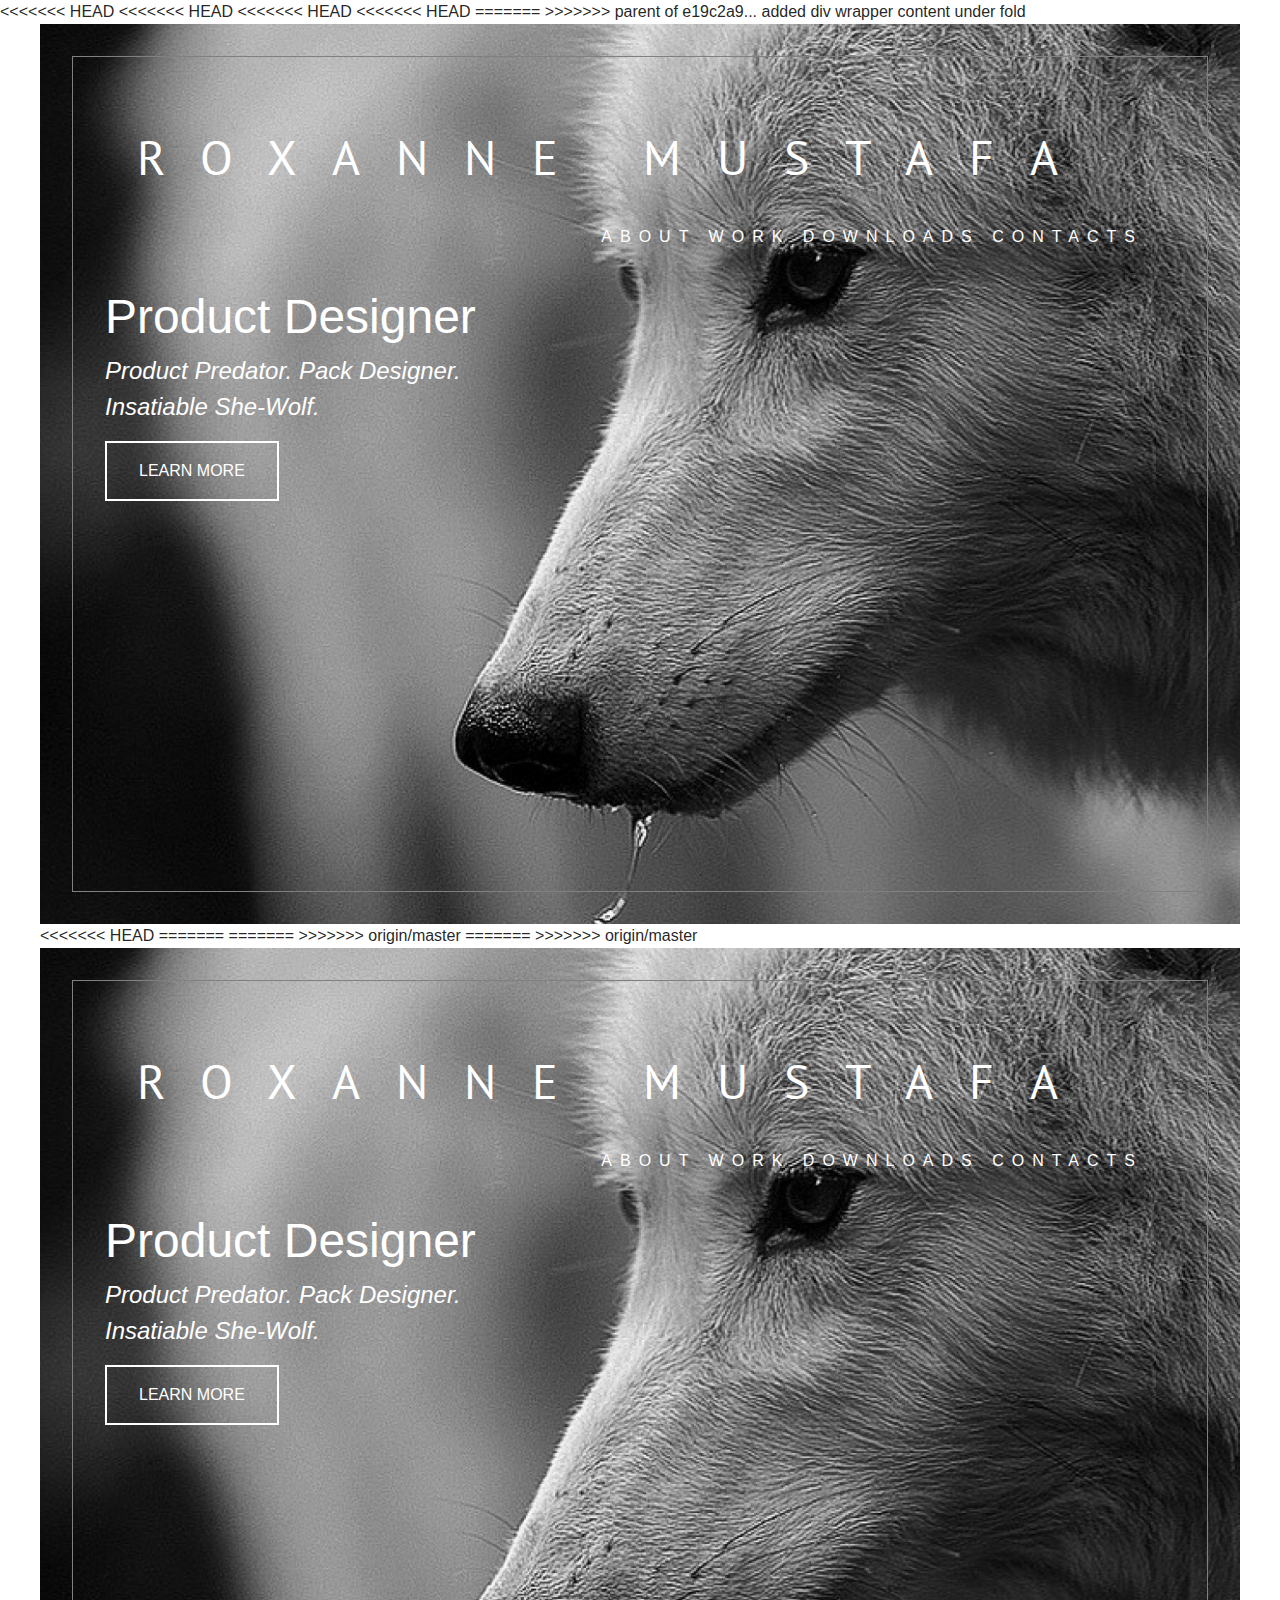
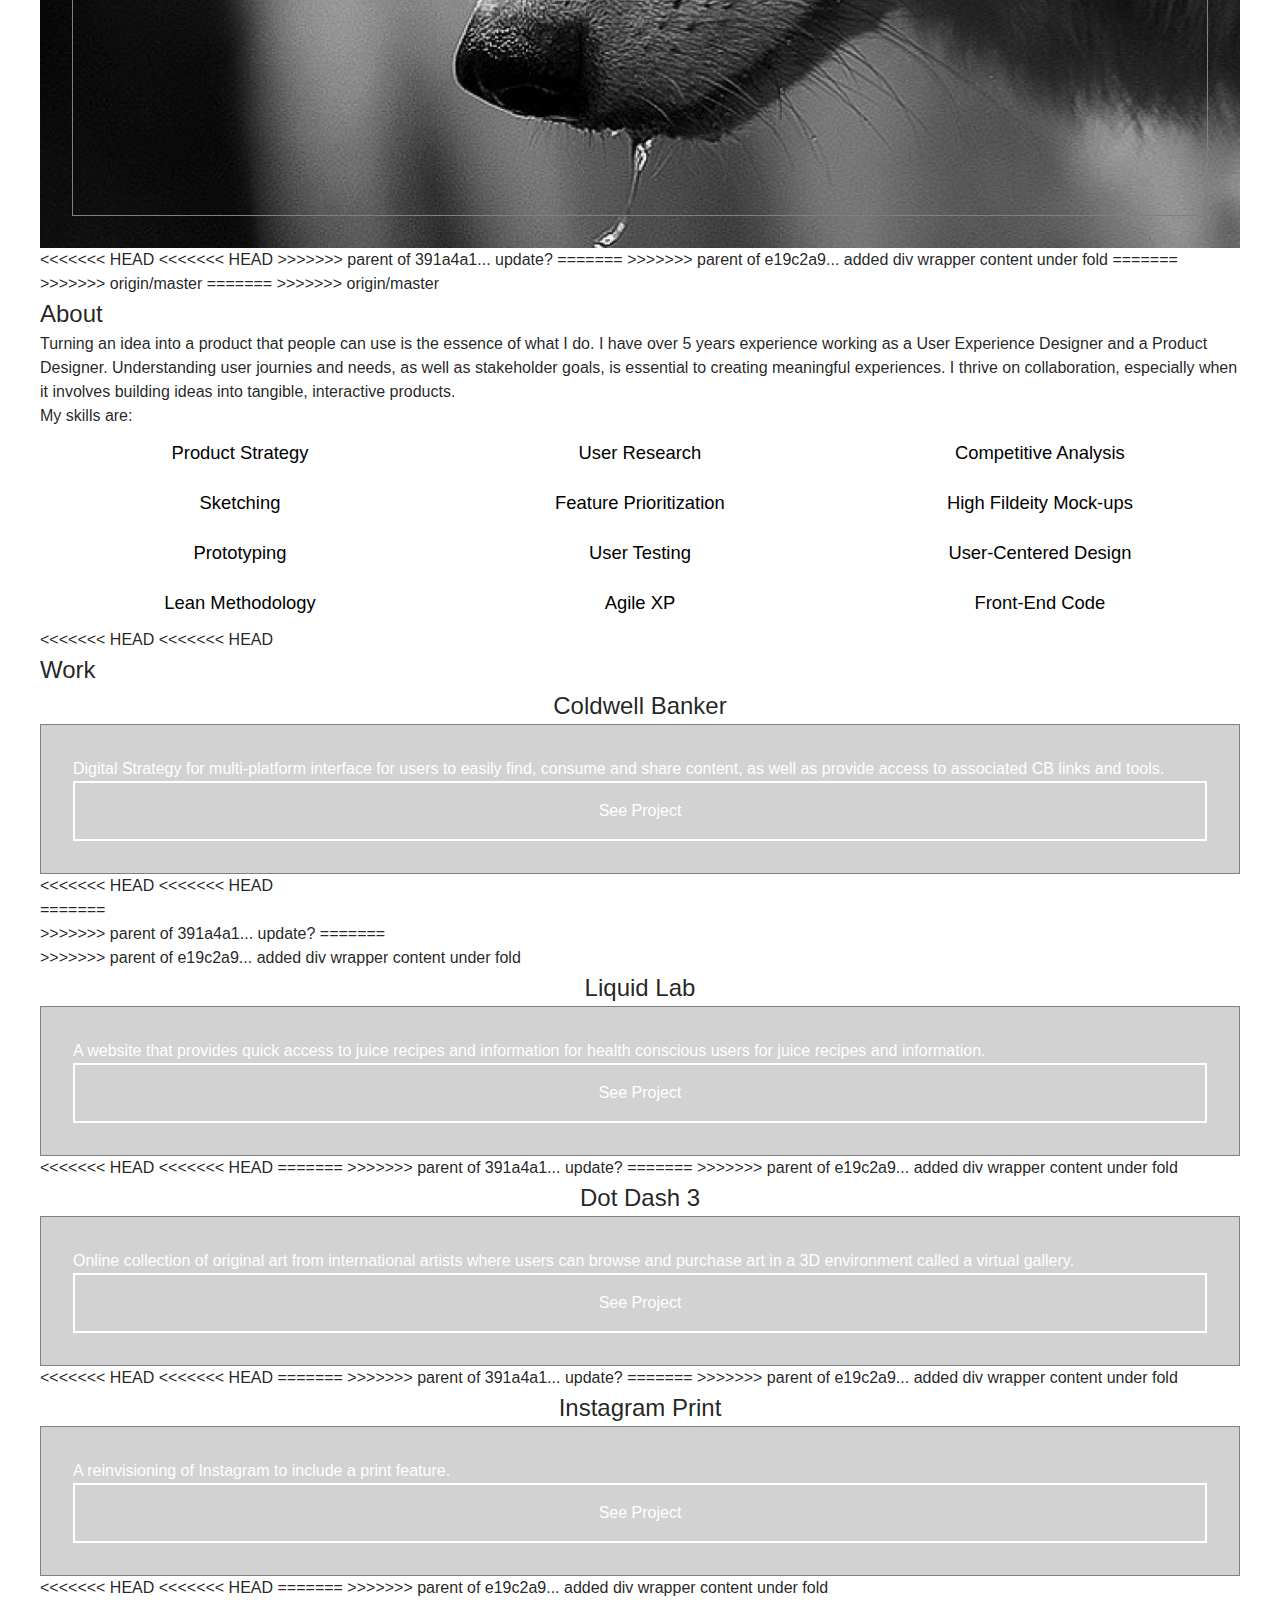
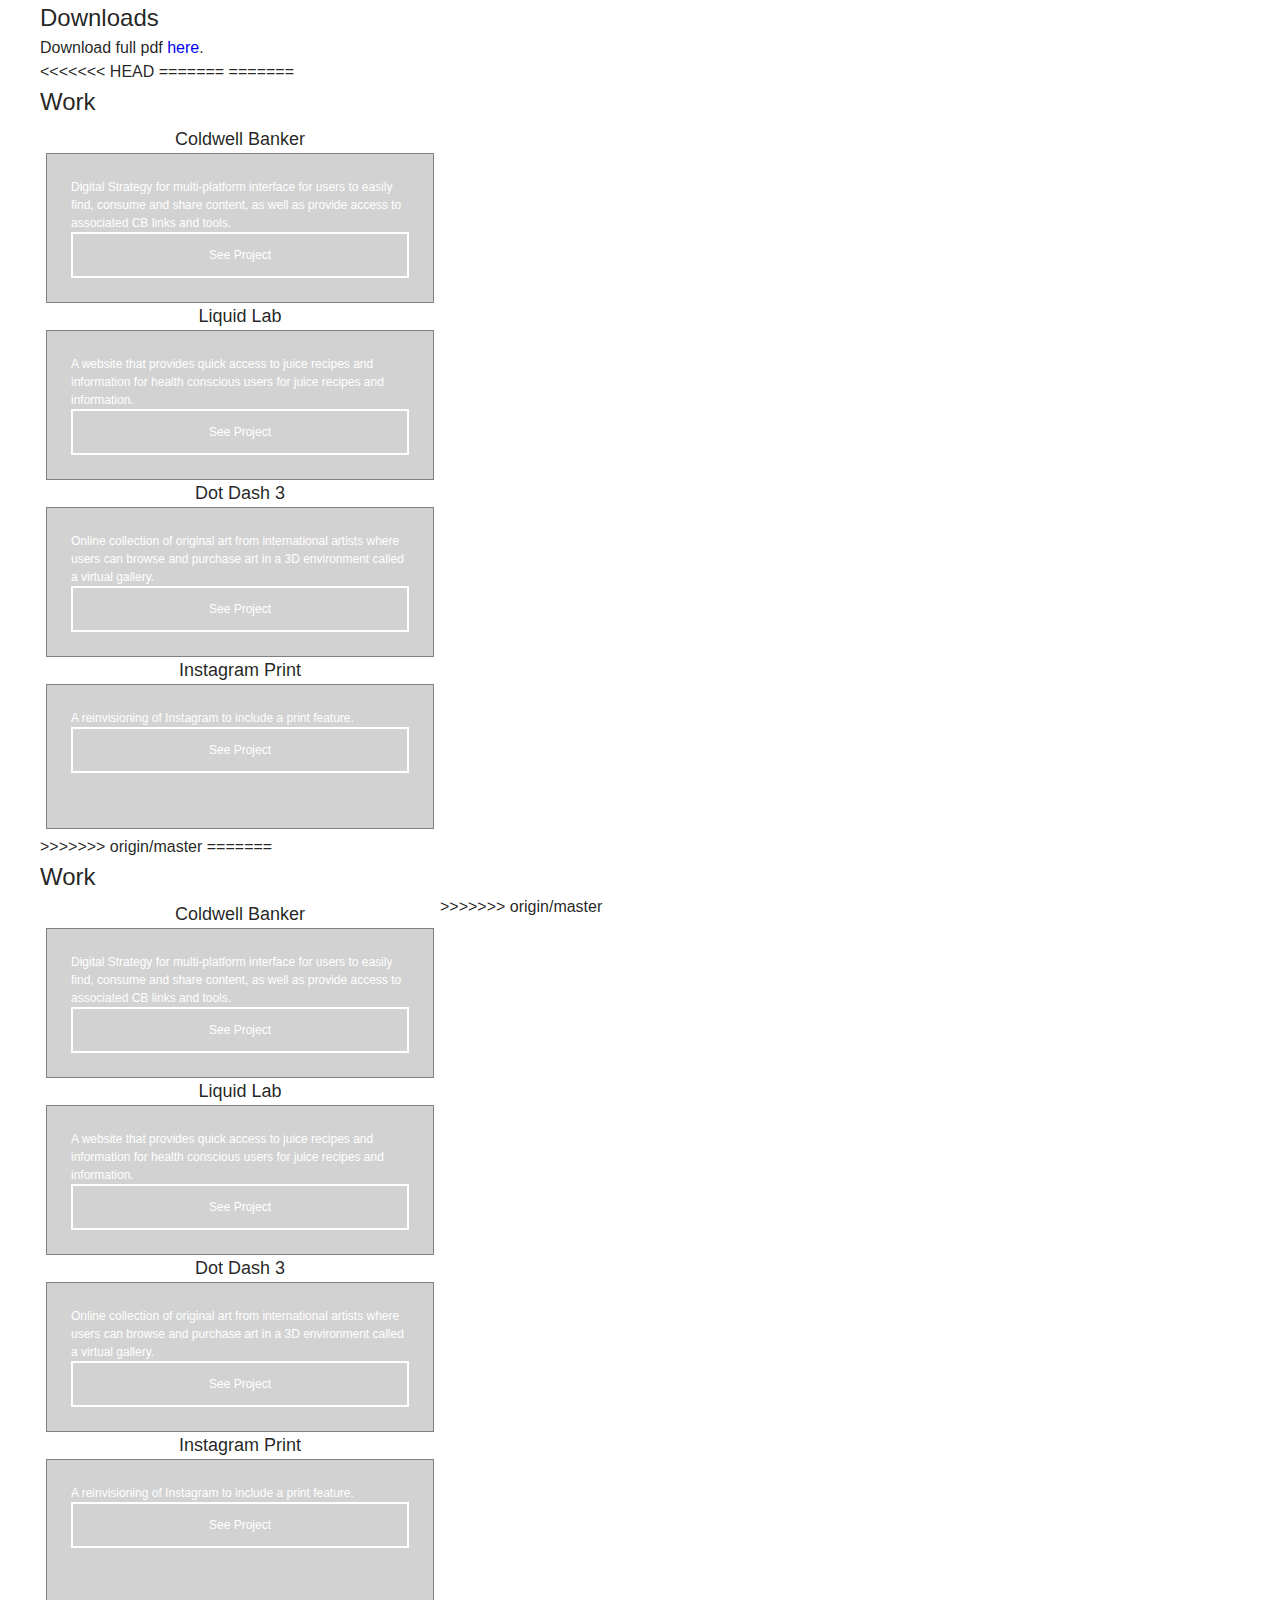
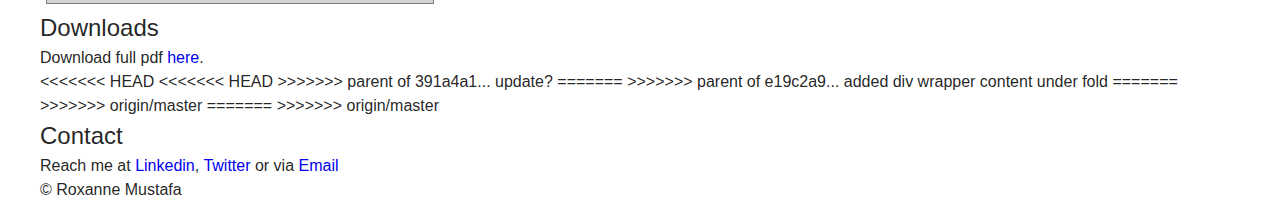
<file: unit_8/index.html>
<!DOCTYPE html>
<html>
<head>
	<meta name="viewport" content="width=device-width, initial-scale=1">
	<link rel="stylesheet" type="text/css" href="css/style.css">
	<title>Roxanne Mustafa</title>
</head>
<body>
<<<<<<< HEAD
<<<<<<< HEAD
<<<<<<< HEAD
<<<<<<< HEAD
=======
>>>>>>> parent of e19c2a9... added div wrapper content under fold
	<div class="wrapper">
		<div id="heroborder">
			<section id="hero">
				<header>
					<p class="logo">ROXANNE MUSTAFA</p>
					<nav>
						<a href="#about-me">About</a>
						<a href="#work">Work</a>
						<a href="#downloads">Downloads</a>
						<a href="#contact">Contacts</a>
					</nav>
			</header>	
				<h1 id="title">Product Designer</h1>
				<h2 id="byline">Product Predator. Pack Designer.<br>Insatiable She-Wolf.</h2>
	<!-- Why is the a cta class and not a button tag? -->
				<a href="#about-me" class="primarybutton">LEARN MORE</a>
			</section>
		</div>
<<<<<<< HEAD
=======
=======
>>>>>>> origin/master
=======
>>>>>>> origin/master
	<div id="heroborder">
		<section id="hero">
			<header>
				<p class="logo">ROXANNE MUSTAFA</p>
				<nav>
					<a href="#about-me">About</a>
					<a href="#work">Work</a>
					<a href="#downloads">Downloads</a>
					<a href="#contact">Contacts</a>
				</nav>
		</header>	
			<h1>Product Designer</h1>
			<h2 id="byline">Product Predator. Pack Designer.<br>Insatiable She-Wolf.</h2>
			<a href="#about-me" class="primarybutton">LEARN MORE</a>
		</section>
	</div>
	<div class="wrapper">	
<<<<<<< HEAD
<<<<<<< HEAD
>>>>>>> parent of 391a4a1... update?
=======
>>>>>>> parent of e19c2a9... added div wrapper content under fold
=======
>>>>>>> origin/master
=======
>>>>>>> origin/master
		<section id="about">
			<h2>About</h2>
			<p>Turning an idea into a product that people can use is the essence of what I do. I have over 5 years experience working as a User Experience Designer and a Product Designer. Understanding user journies and needs, as well as stakeholder goals, is essential to creating meaningful experiences. I thrive on collaboration, especially when it involves building ideas into tangible, interactive products.<br>My skills are:</p>
			<ul>
				<li>Product Strategy</li>
				<li>User Research</li>
				<li>Competitive Analysis</li>
				<li>Sketching</li>
				<li>Feature Prioritization</li>
				<li>High Fildeity Mock-ups</li>
				<li>Prototyping</li>
				<li>User Testing</li>
				<li>User-Centered Design</li>
				<li>Lean Methodology</li>
				<li>Agile XP</li>
				<li>Front-End Code</li>
			</ul>
		</section>
<<<<<<< HEAD
<<<<<<< HEAD
		<section id="work" class="clearfix">
			<h2>Work</h2>
			<article id="proj1">
				<h3>Coldwell Banker</h3>
					<div id="projectborder">
						<p>Digital Strategy for multi-platform interface for users to easily find, consume and share content, as well as provide access to associated CB links and tools.</p>
						<a href="#" class="secondarybutton">See Project</a>
					</div>
			</article>
<<<<<<< HEAD
<<<<<<< HEAD
		<article id="proj2"> 
=======

			<article id="proj2"> 
>>>>>>> parent of 391a4a1... update?
=======
		<article id="proj2"> 
>>>>>>> parent of e19c2a9... added div wrapper content under fold
				<h3>Liquid Lab</h3>
				<div id="projectborder">
					<p>A website that provides quick access to juice recipes and information for health conscious users for juice recipes and information.</p>
					<a href="#" class="secondarybutton">See Project</a>
				</div>
			</article>
<<<<<<< HEAD
<<<<<<< HEAD
=======

>>>>>>> parent of 391a4a1... update?
=======
>>>>>>> parent of e19c2a9... added div wrapper content under fold
			<article id="proj3">
				<h3>Dot Dash 3</h3>
				<div id="projectborder">
					<p>Online collection of original art from international artists where users can browse and purchase art in a 3D environment called a virtual gallery.</p>
					<a href="#" class="secondarybutton">See Project</a>
				</div>
			</article>
<<<<<<< HEAD
<<<<<<< HEAD
=======

>>>>>>> parent of 391a4a1... update?
=======
>>>>>>> parent of e19c2a9... added div wrapper content under fold
			<article class="proj4">
				<h3>Instagram Print</h3>
				<div id="projectborder">
					<p>A reinvisioning of Instagram to include a print feature.</p>
					<a href="#" class="secondarybutton">See Project</a>
				</div>
			</article>
<<<<<<< HEAD
<<<<<<< HEAD
=======
>>>>>>> parent of e19c2a9... added div wrapper content under fold
		</article>
		
		<section id="downloads" class="clearfix">
			<h2>Downloads</h2>
			<p>Download full pdf <a href="#">here</a>.</p>
			<!-- how to fix this anchor tag which is set to white in the css for the nav element -->
		</section>
<<<<<<< HEAD

=======

=======
			<section id="work">
				<h2>Work</h2>
				<section id="projects">
					<section id="proj1">
						<h3>Coldwell Banker</h3>
							<div id="projectborder">
								<p>Digital Strategy for multi-platform interface for users to easily find, consume and share content, as well as provide access to associated CB links and tools.</p>
								<a href="#" class="secondarybutton">See Project</a>
							</div>
					</section>

					<section id="proj2"> 
						<h3>Liquid Lab</h3>
						<div id="projectborder">
							<p>A website that provides quick access to juice recipes and information for health conscious users for juice recipes and information.</p>
							<a href="#" class="secondarybutton">See Project</a>
						</div>
					</section>
					<section id="proj3">
						<h3>Dot Dash 3</h3>
						<div id="projectborder">
							<p>Online collection of original art from international artists where users can browse and purchase art in a 3D environment called a virtual gallery.</p>
							<a href="#" class="secondarybutton">See Project</a>
						</div>
					</section>

					<section class="proj4">
						<h3>Instagram Print</h3>
						<div id="projectborder">
							<p>A reinvisioning of Instagram to include a print feature.</p>
							<a href="#" class="secondarybutton">See Project</a>
						</div>
					</section>
				</section>		
			</section>					
		</section>
>>>>>>> origin/master
=======
			<section id="work">
				<h2>Work</h2>
				<section id="projects">
					<section id="proj1">
						<h3>Coldwell Banker</h3>
							<div id="projectborder">
								<p>Digital Strategy for multi-platform interface for users to easily find, consume and share content, as well as provide access to associated CB links and tools.</p>
								<a href="#" class="secondarybutton">See Project</a>
							</div>
					</section>

					<section id="proj2"> 
						<h3>Liquid Lab</h3>
						<div id="projectborder">
							<p>A website that provides quick access to juice recipes and information for health conscious users for juice recipes and information.</p>
							<a href="#" class="secondarybutton">See Project</a>
						</div>
					</section>
					<section id="proj3">
						<h3>Dot Dash 3</h3>
						<div id="projectborder">
							<p>Online collection of original art from international artists where users can browse and purchase art in a 3D environment called a virtual gallery.</p>
							<a href="#" class="secondarybutton">See Project</a>
						</div>
					</section>

					<section class="proj4">
						<h3>Instagram Print</h3>
						<div id="projectborder">
							<p>A reinvisioning of Instagram to include a print feature.</p>
							<a href="#" class="secondarybutton">See Project</a>
						</div>
					</section>
				</section>		
			</section>					
		</section>
>>>>>>> origin/master
			<section id="downloads" class="clearfix">
				<h2>Downloads</h2>
				<p>Download full pdf <a href="#">here</a>.</p>
			</section>
<<<<<<< HEAD
<<<<<<< HEAD
	
>>>>>>> parent of 391a4a1... update?
=======

>>>>>>> parent of e19c2a9... added div wrapper content under fold
=======
		</section>

>>>>>>> origin/master
=======
		</section>

>>>>>>> origin/master
		<section id="contact">
			<h2>Contact</h2>
			<p>Reach me at 
			<a href="www.linkedin.com" target="_blank">Linkedin</a>,
			<a href="www.twitter.com" target="_blank">Twitter</a> or via
			<a href="mustrockux@gmail.com" target="_blank">Email</a>
			</p>
		</section>	
		<footer>
			<p>&copy; Roxanne Mustafa</p>
		</footer>
	</div>			
</body>
</html>
</file>
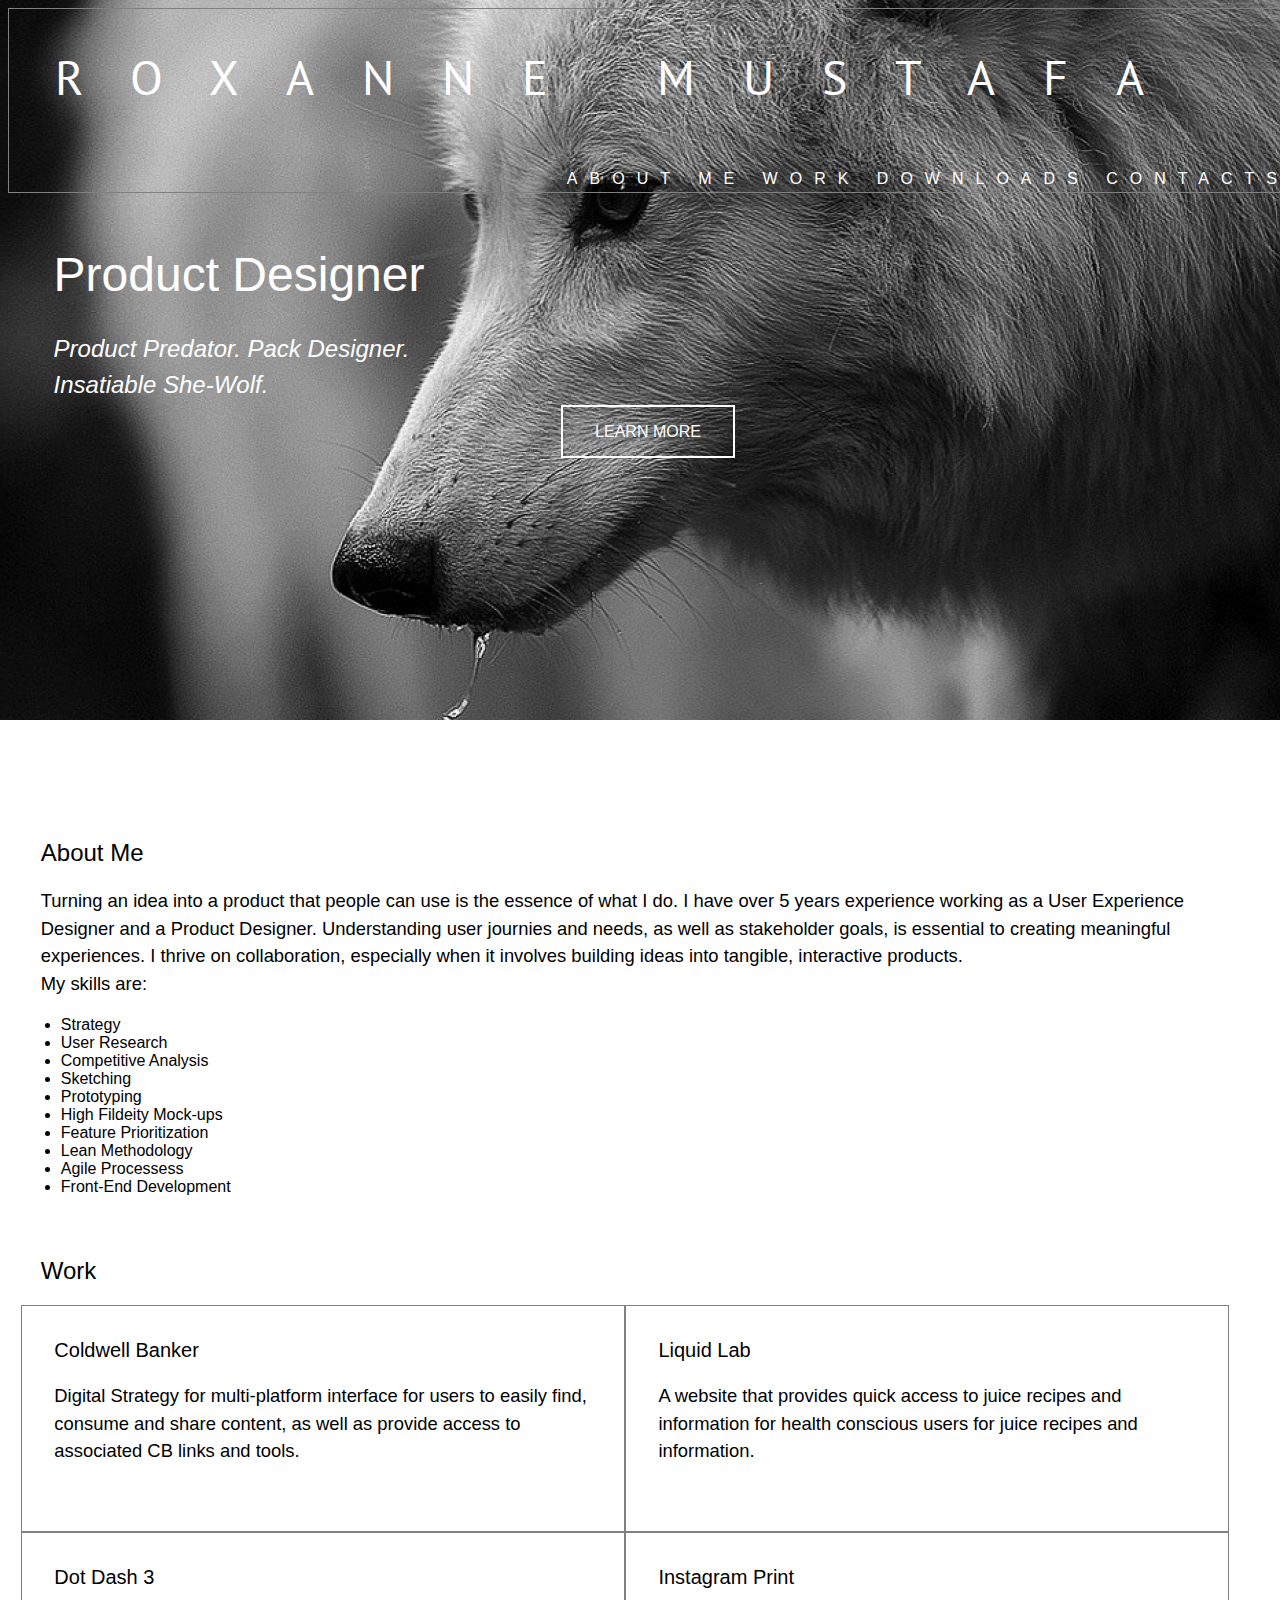
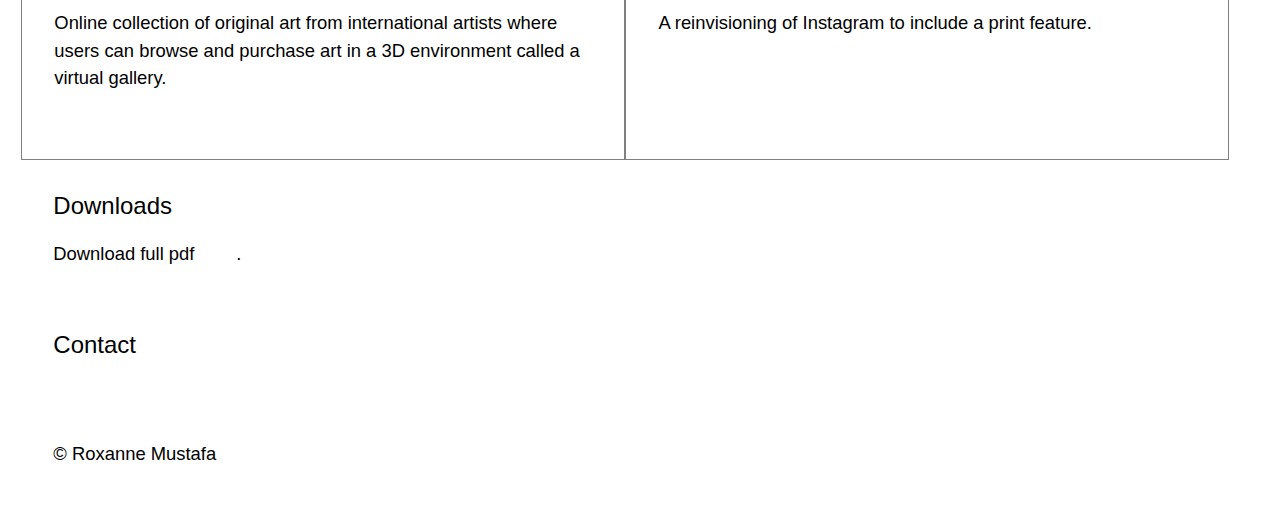
<file: unit_8/Website/index.html>
<!DOCTYPE html>
<html>
<head>
	<meta name="viewport" content="width=device-width, initial-scale=1">
	<link rel="stylesheet" type="text/css" href="css/style.css">
	<title>Roxanne Mustafa</title>
</head>
<body>
	<div class="wrapper">
		<header>
			<p class="logo">ROXANNE MUSTAFA</p>
			<nav>
				<a href="#about-me">About Me</a>
				<a href="#work">Work</a>
				<a href="#downloads">Downloads</a>
				<a href="#contact">Contacts</a>
			</nav>
		</header>	
		<section id="hero">
			<h1 id="title">Product Designer</h1>
			<h2 id="byline">Product Predator. Pack Designer.<br>Insatiable She-Wolf.</h2>
<!-- Why is the a cta class and not a button tag? -->
			<a href="#" class="cta">LEARN MORE</a>
		</section>
		<section id="about-me">
			<h2>About Me</h2>
			<p>Turning an idea into a product that people can use is the essence of what I do. I have over 5 years experience working as a User Experience Designer and a Product Designer. Understanding user journies and needs, as well as stakeholder goals, is essential to creating meaningful experiences. I thrive on collaboration, especially when it involves building ideas into tangible, interactive products.<br>My skills are:</p>
			<ul>
				<li>Strategy</li>
				<li>User Research</li>
				<li>Competitive Analysis</li>
				<li>Sketching</li>
				<li>Prototyping</li>
				<li>High Fildeity Mock-ups</li>
				<li>Feature Prioritization</li>
				<li>Lean Methodology</li>
				<li>Agile Processess</li>
				<li>Front-End Development</li>
			</ul>
		</section>
		<section id="work" class="clearfix">
			<h2>Work</h2>
			<article id="coldwell">
				<h3>Coldwell Banker</h3>
				<p>Digital Strategy for multi-platform interface for users to easily find, consume and share content, as well as provide access to associated CB links and tools.</p>
				<a href="#" class="cta">See Project</a>
			</article>
		<article id="liquidlab"> 
				<h3>Liquid Lab</h3>
				<p>A website that provides quick access to juice recipes and information for health conscious users for juice recipes and information.</p>
				<a href="#" class="cta">See Project</a>
			</article>
			<article id="dotdash3">
				<h3>Dot Dash 3</h3>
				<p>Online collection of original art from international artists where users can browse and purchase art in a 3D environment called a virtual gallery.</p>
				<a href="#" class="cta">See Project</a>
			</article>
			<article class="instgram">
				<h3>Instagram Print</h3>
				<p>A reinvisioning of Instagram to include a print feature.</p>
				<a href="#" class="cta">See Project</a>
			</article>
		</article>
		
		<section id="downloads" class="clearfix">
			<h2>Downloads</h2>
			<p>Download full pdf <a href="#">here</a>.</p>
			<!-- how to fix this anchor tag which is set to white in the css for the nav element -->
		</section>

		<section id="contact">
			<h2>Contact</h2>
			<a href="www.linkedin.com" target="_blank">Linkedin</a>
			<a href="www.twitter.com" target="_blank">Twiter</a>
			<a href="mustrock@gmail.com" target="_blank">Email</a>
		</section>	
		<footer>
			<p>&copy; Roxanne Mustafa</p>
		</footer>
	</div>			
</body>
</html>
</file>
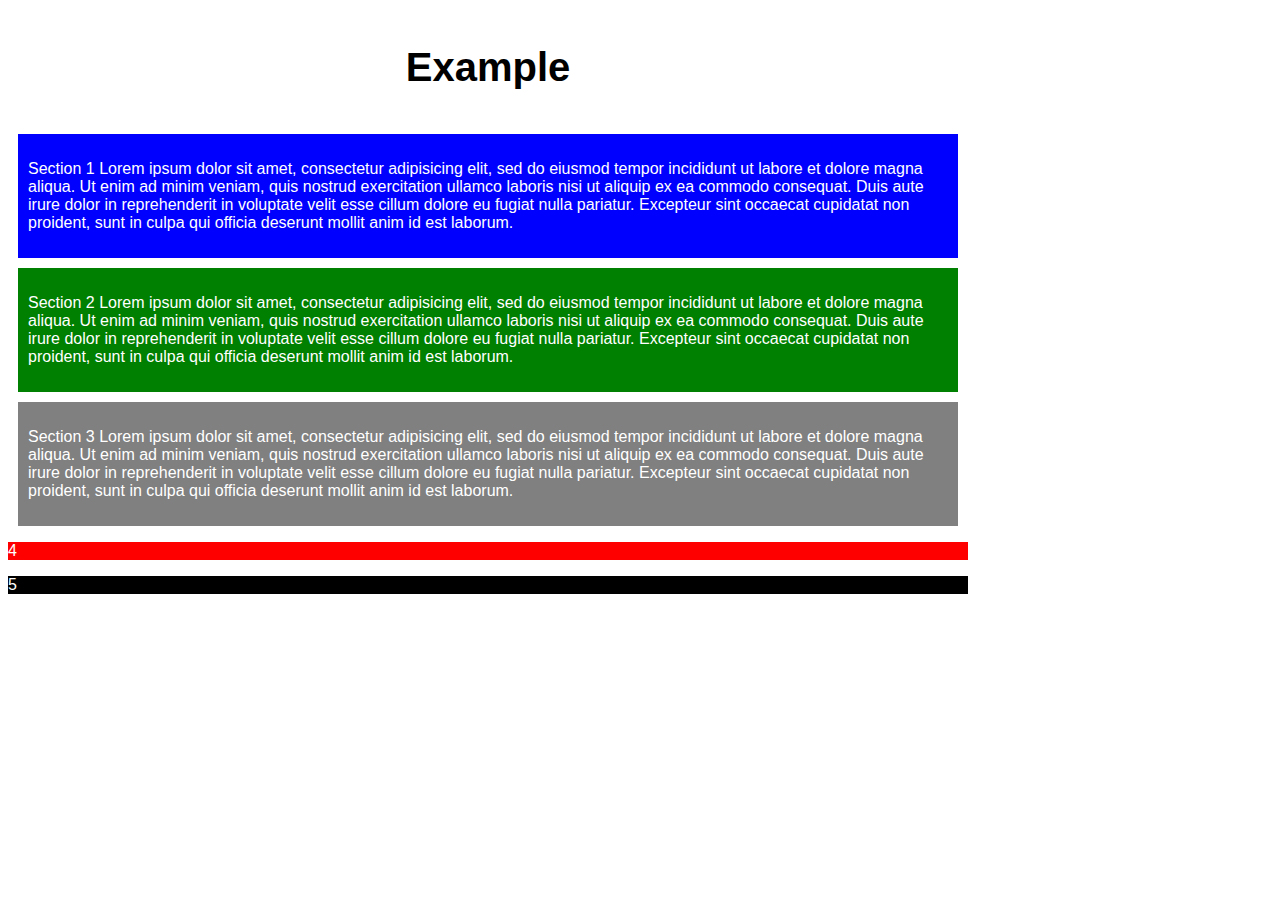
<file: unit_6/class materials/My example/index.html>
<!DOCTYPE html>
<html>
<head>
	<link rel="stylesheet" type="text/css" href="css/style.css">
	<title>example</title>
</head>
<body>
	<div id="container">
		<h1>Example</h1>
		
		<div id="one">
			<p>Section 1 Lorem ipsum dolor sit amet, consectetur adipisicing elit, sed do eiusmod tempor incididunt ut labore et dolore magna aliqua. Ut enim ad minim veniam, quis nostrud exercitation ullamco laboris nisi ut aliquip ex ea commodo
			consequat. Duis aute irure dolor in reprehenderit in voluptate velit esse
			cillum dolore eu fugiat nulla pariatur. Excepteur sint occaecat cupidatat non
			proident, sunt in culpa qui officia deserunt mollit anim id est laborum.</p>
		</div>
		
		<div id="two">
			<p>Section 2 Lorem ipsum dolor sit amet, consectetur adipisicing elit, sed do eiusmod tempor incididunt ut labore et dolore magna aliqua. Ut enim ad minim veniam, quis nostrud exercitation ullamco laboris nisi ut aliquip ex ea commodo
			consequat. Duis aute irure dolor in reprehenderit in voluptate velit esse
			cillum dolore eu fugiat nulla pariatur. Excepteur sint occaecat cupidatat non
			proident, sunt in culpa qui officia deserunt mollit anim id est laborum.</p>		
		</div>
		
		<div id="three">
			<p>Section 3 Lorem ipsum dolor sit amet, consectetur adipisicing elit, sed do eiusmod tempor incididunt ut labore et dolore magna aliqua. Ut enim ad minim veniam, quis nostrud exercitation ullamco laboris nisi ut aliquip ex ea commodo
			consequat. Duis aute irure dolor in reprehenderit in voluptate velit esse
			cillum dolore eu fugiat nulla pariatur. Excepteur sint occaecat cupidatat non
			proident, sunt in culpa qui officia deserunt mollit anim id est laborum.</p>		
		</div>
		<div id="four">
			<p>4</p>		
		</div>
		<div id="five">
			<p>5</p>		
		</div>
	</div>

</body>
</html>
</file>
<file: example/css/style.css>
#container {
	/*margin: 0 auto;*/
	width: auto;
	color: white;
	background-color: orange;
	padding-left: 10px;
	padding-right: 10px;
}

body {
	font-family: helvetica, sans-serif;
}

h1 {
	color: black;
	text-align: center;
	line-height: 1.5em;
	font-size: 40px;
}

h2 {
	font-size: 20px;
	text-align: center;
	line-height: 0;
}

section {
	margin: 0 auto;
	width: 100%;
}

article {
	float: left;
	width: 30%;
	height: 170px;
    border: 1px solid black;
	padding: 10px 10px;
}

#one {
	background-color: blue;
	width: 30%;
	padding: 10px;
	margin: 10px;
}

#two {
	background-color: green;
	width: 30%;
	padding: 10px;
	margin: 10px;
}

#three {
	background-color: grey;
	width: 30%;
	padding: 10px;
	margin: 10px;

}

#four {
	background-color: red;
	width: 30%;
	padding: 10px;
	margin: 10px;
}

#five {
	background-color: purple;
	width: 30%;
	padding: 10px;
	margin: 10px;
}

#six {
	background-color: black;
	width: 30%;
	padding: 10px;
	margin: 10px;
}


#section2 {
	clear: both;
	margin-right: auto;
	margin-left: auto;
}

img {
	width: 280px;
	padding: 20px 20px 20px 20px;
}
</file>
<file: Final Project/css/style.css>
@import url(https://fonts.googleapis.com/css?family=PT+Sans);
* { margin:0;padding:0;box-sizing:border-box;}
.wrapper {
    max-width: 75em;
    margin: auto;
}

#heroborder {
 	background-image: url("..//images/direwolf2.jpg");
 	background-repeat: no-repeat;
 	background-size: cover;
 	padding: 2em;
 	height: 100vh;
 	color: #FFF;
}

body {
	color: rgba(0,0,0,.87);
	font-family: 'proxima-nova', sans-serif;
	line-height: 1.5;
    font-size: 1em;
}

header {
	font-size: 1em;
	font-weight: normal;
	width: 100%;
	float: left;
	padding: 2em;
}

nav {
	float: right;
	text-transform: uppercase;
	letter-spacing: .5em;
	margin-top: 2em;
}

nav a {
	color: white;
	text-decoration: none;
}

a {
    text-decoration: none;
    transition-duration: .25s;
}

#hero {
    padding: 2em;
    height: 100%;
    border: 1px solid grey;
}

.logo {
	color: white;
	font-size: 3em;
	font-family: 'PT Sans', sans-serif;
	font-weight: normal;
	letter-spacing: .75em;
	text-align: left;
	margin-top: 0;
	line-height: 1.5em;
	float: left;
	}

#byline {
	font-style: italic;
}

h1 {
	font-size: 3em;
	font-weight: normal;
	text-align: left;
}

h2 {
	font-size: 2em;
	font-weight: normal;
}

.primarybutton {
    color: inherit;
    background-color: transparent;
    padding: 1em 2em;
    font-size: 1em;
    border: 2px solid;
    display: inline-block;
    margin-top: 5em;
}

.primarybutton:hover {
    border: 2px solid grey;
    background-color: grey;
    color: black;
}

h3 {	
	font-size: 1.5em;
	font-weight: normal;
	text-align: center;	
    margin-bottom: 0;
}

ul {
	list-style: none;
	margin: 0;
}

li {
	float: left;
	font-size: 1.15em;
	width: 33.33%;
	text-align: center;
	line-height: 50px;
	color: black;
}

.description {
   margin: 0 70px 0 70px;
}

p {
	font-weight: normal;
	line-height: 2em;
}

#about {
	position: relative;
}

#work {
}

.clearfix:after {
    visibility: hidden;
    display: block;
    font-size: 0;
    content: " ";
    clear: both;
    height: 0;
}

#project {
    font-size: 1em;
    float: left;
    width: 48%;
    padding: 1em;
    margin-left: 20px;
}

#projectborder {
    border: 1px solid grey;
    min-height: 145px;
    background-color: rgba(74, 74, 74, .25);
    color: white;
    padding: 2em;
    background-image: 
}

.secondarybutton {
    color: white;
    font-size: 1em;
    display: block;
    border: 2px solid;
    padding: 1em 2em;
    text-align: center;
}

.secondarybutton:hover {
    color: grey;
    border: 2px white solid;
    background-color: white
}

#downloads {
	clear: both;
}

#contact {
    text-decoration: none;
}

footer {
}

@media only screen and (max-width: 1058px) {
  .logo {    
    font-size: 2.75em;
    }
}

@media only screen and (max-width: 768px) {
   .logo {    
    font-size: 2em;
    text-align: center;
    }
  nav {    
    float: none;
    }

h1, h2, p{
    font-size: .75;
    text-align: center;

    }  
}
</file>
<file: final_project/css/style.css>
@import url(https://fonts.googleapis.com/css?family=PT+Sans);
* { margin:0;padding:0;box-sizing:border-box;}
.wrapper {
    max-width: 75em;
    margin: auto;
}

#heroborder {
 	background-image: url("..//images/direwolf2.jpg");
 	background-repeat: no-repeat;
 	background-size: cover;
 	padding: 2em;
 	height: 100vh;
 	color: #FFF;
}

#hero {
    padding: 2em;
    height: 100%;
    border: 1px solid grey;
}

body {
	color: rgba(0,0,0,.87);
	font-family: 'proxima-nova', sans-serif;
	line-height: 1.5;
    font-size: 1em;
}

header {
	font-size: 1em;
	font-weight: normal;
	width: 100%;
	float: left;
	padding: 2em;
}

nav {
	float: right;
	text-transform: uppercase;
	letter-spacing: .5em;
	margin-top: 2em;
}

nav a {
	color: white;
	text-decoration: none;
}

a {
    text-decoration: none;
    transition-duration: .25s;
}

.logo {
	color: white;
	font-size: 3em;
	font-family: 'PT Sans', sans-serif;
	font-weight: normal;
	letter-spacing: .75em;
	text-align: left;
	margin-top: 0;
	line-height: 1.5em;
	float: left;
	}

#byline {
	font-style: italic;
}

h1 {
	font-size: 3em;
	font-weight: normal;
	text-align: left;
}

h2 {
	font-size: 2em;
	font-weight: normal;
}

.primarybutton {
    color: inherit;
    background-color: transparent;
    padding: 1em 2em;
    font-size: 1em;
    border: 2px solid;
    display: inline-block;
    margin-top: 5em;
}

.primarybutton:hover {
    border: 2px solid grey;
    background-color: grey;
    color: black;
}

h3 {	
	font-size: 1.5em;
	font-weight: normal;
	text-align: center;	
    margin-bottom: 0;
}

ul {
	list-style: none;
	margin: 0;
}

li {
	float: left;
	font-size: 1.15em;
	width: 33.33%;
	text-align: center;
	line-height: 50px;
	color: black;
    border: 1px solid rgba(0,0,0,.25);
}

.description {
   margin: 0 70px 0 70px;
}

p {
	font-weight: normal;
	line-height: 2em;
}

#about {
	position: relative;
}

#work {
}

.clearfix:after {
    visibility: hidden;
    display: block;
    font-size: 0;
    content: " ";
    clear: both;
    height: 0;
}

#project {
    font-size: 1em;
    float: left;
    width: 48%;
    padding: 1em;
    margin-left: 20px;
}

.projectborder {
    border: 1px solid grey;
    min-height: 200px;
    color: white;
    padding: 2em;

}

#dot {

}

.projectborder:hover {
    color: white;
    background-color: rgba(74, 74, 74, .25);
}

.secondarybutton {
    color: white;
    font-size: 1em;
    display: block;
    border: 2px solid;
    padding: 1em 2em;
    text-align: center;
}

.secondarybutton:hover {
    color: grey;
    border: 2px white solid;
    background-color: white
}

#downloads {
	clear: both;
}

#contact {
    text-decoration: none;
}

footer {
    margin: 40px 0 40px 0;
    text-align: center;
}

@media only screen and (max-width: 1058px) {
  .logo {    
    font-size: 2.75em;
    }
}

@media only screen and (max-width: 768px) {
   .logo {    
    font-size: 2em;
    text-align: center;
    }
  nav {    
    float: none;
    }

h1, h2, p{
    font-size: .75;
    text-align: center;

    }  
}
</file>
<file: My example/css/style.css>
#container {
	/*margin: 0 auto;*/
	width: auto;
	color: white;
	background-color: orange;
	padding-left: 10px;
	padding-right: 10px;
}

body {
	font-family: helvetica, sans-serif;
}

h1 {
	color: black;
	text-align: center;
	line-height: 1.5em;
	font-size: 40px;
}

h2 {
	font-size: 20px;
	text-align: center;
	line-height: 0;
}

article {
	float: left;
	padding-bottom: 40px;
	margin: 0 auto;
}

#one {
	background-color: blue;
	width: 30%;
	padding: 10px;
	margin: 10px;
}

#two {
	background-color: green;
	width: 30%;
	padding: 10px;
	margin: 10px;
}

#three {
	background-color: grey;
	width: 30%;
	padding: 10px;
	margin: 10px;

}

#four {
	background-color: red;
	width: 30%;
	padding: 10px;
	margin: 10px;
}

#five {
	background-color: black;
	width: 30%;
	padding: 10px;
	margin: 10px;
}

#section2 {
	clear: both;
	margin-right: auto;
	margin-left: auto;
}

img {
	width: 280px;
	padding: 20px 20px 20px 20px;
}
</file>
<file: unit_3/css/style.css>
body {
	color: white;
	background-image: url("..//images/direwolf2.jpg");
	background-repeat: no-repeat;
	background-size: 100%;
	text-align: left top;
    width: center;
    height: 700px;
    border: 1px solid gray;
}

header {
	font-family: "proxima-nova", sans-serif;
	font-size: 18px;
	font-weight: normal;
    width: 100%;
}

nav {
	text-align: right;
}

#logo {    
	font-size: 48px;
    font-family: "futura-pt", sans-serif;
    font-weight: normal;
}

a {
	color: white;
	text-decoration: none;
}

h1 {
    font-size: 48px;
    font-family: "futura", sans-serif;
    font-weight: normal;
}

h2 {
	font-family: "proxima-nova", sans-serif;
	font-size: 24px;
	font-weight: bold;
}

#byline {
	text-align: left;
	font-weight: bolder;
	font-style: italic;
	font-size: 24px;
}
#section {


}
p {
	font-family: "proxima-nova", sans-serif;
	font-size: 18px;
	font-weight: normal;
	/*padding: 0px 20px 0px 20px;*/

}

/*div.container {*/
	max-width: 300px;
	border: 1px solid blue;
	margin: 20px 20px 20px 80px;
</file>
<file: unit_4/css/style.css>
@import url(https://fonts.googleapis.com/css?family=PT+Sans);

body {
	color: black;
	background-image: url("..//images/direwolf2.jpg");
	background-repeat: no-repeat;
	background-size: 100%;
	font-family: 'proxima-nova', sans-serif;
	text-align: left top;
    width: auto;
    height: 650px;
    border: 1px solid gray;
    margin: 20px 20px 20px 20px;
}

header {
	font-size: 16px;
	font-weight: normal;
    width: 100%;
}

.logo {    
	color: white;
	font-size: 48px;
	font-family: 'PT Sans', sans-serif;
    font-weight: normal;
    letter-spacing: 1em;
    line-height: 1em;
	text-align: center;
	margin: 20px 20px 20px 20px;
}

nav {
	height: 50px;
	text-align: right;
	margin-right: 20px;
}

a {
	color: white;
	text-decoration: none;
}

#title {
	color: white;
	font-family: 'proxima-nova', sans-serif;
	font-size: 48px;
	text-align: left;
	line-height: 1em;
}

#byline {
	color: white;
	text-align: left;
	font-family: 'proxima-nova', sans-serif;
	font-weight: normal;
	font-style: italic;
	font-size: 24px;
	line-height: 1.5em;
	margin-top: 40px;
}


button {
    color: white;
    background-color: transparent;
    padding: 16px 32px;
    font-size: 16px;
    border: 2px solid white;
    position: relative;
    top: 200px;
}

button:hover {
    background-color: white;
    color: black;
}

#hero {
	text-align: center;
}

h1 {
	color: black;	
    font-size: 48px;
    font-weight: normal;
    text-align: left;
    margin-left: 20px;
}

h2 {	
	font-size: 24px;
	font-weight: normal;
	margin-left: 20px;
}


h3 {	
	font-size: 20px;
	font-weight: lighter;
	margin-left: 20px;
}
#about-me {
	margin-top: 340px;
}

p {
	font-size: 18px;
	font-weight: normal;
	line-height: 1.5em;
	padding: 0px 20px 0px 20px;
}
</file>
<file: unit_5/css/style.css>
@import url(https://fonts.googleapis.com/css?family=PT+Sans);

.wrapper {
   	background-color: #FFE2B8;
    border: 1px black solid;
    padding: 20px;
    width: 100%;
}

body {
	color: black;
	background-image: url("..//images/direwolf2.jpg");
	background-repeat: no-repeat;
	background-size: 100%;
	font-family: 'proxima-nova', sans-serif;
	text-align: left top;
    width: auto;
    height: 650px;
    border: 1px solid gray;
    margin: 20px 20px 20px 20px;
}

header {
	background-color: #FFED74;
	border: 1px black solid;
    padding: 20px;
	font-size: 16px;
	font-weight: normal;
    width: 100%;
}

.logo {    
	color: white;
	font-size: 48px;
	font-family: 'PT Sans', sans-serif;
    font-weight: normal;
    letter-spacing: 1em;
    line-height: 1em;
	text-align: center;
	margin: 20px 20px 20px 20px;
}

nav {
	background-color: #E8C66A;
	border: 1px black solid;
    padding: 20px;
	height: 50px;
	text-align: right;
	margin-right: 20px;
}


a {
	color: white;
	text-decoration: none;
}

#title {
	color: white;
	font-family: 'proxima-nova', sans-serif;
	font-size: 48px;
	text-align: left;
	line-height: 1em;
}

#byline {
	color: white;
	text-align: left;
	font-family: 'proxima-nova', sans-serif;
	font-weight: normal;
	font-style: italic;
	font-size: 24px;
	line-height: 1.5em;
	margin-top: 40px;
}

button {
    color: white;
    background-color: transparent;
    padding: 16px 32px;
    font-size: 16px;
    border: 2px solid white;
    /*position: relative;*/
    /*top: 200px;*/
}

button:hover {
    background-color: white;
    color: black;
}

h1 {
	color: black;	
    font-size: 48px;
    font-weight: normal;
    text-align: left;
    margin-left: 20px;
}

h2 {	
	font-size: 24px;
	font-weight: normal;
	margin-left: 20px;
}


h3 {	
	font-size: 20px;
	font-weight: lighter;
	margin-left: 20px;
}

p {
	font-size: 18px;
	font-weight: normal;
	line-height: 1.5em;
	padding: 0px 20px 0px 20px;
}

#hero {
	background-color: #E89C6C;
	border: 1px black solid;
    padding: 20px;
	text-align: center;
}

#about-me {
	background-color: #E89C6C;
	border: 1px black solid;
    padding: 20px;
}

#work {
	background-color: #E89C6C;
	border: 1px black solid;
    padding: 20px;
}

#downloads {
	background-color: #E89C6C;
	border: 1px black solid;
    padding: 20px;
}

#contact {
	background-color: #E89C6C;
	border: 1px black solid;
    padding: 20px;
}

footer {
	background-color: #FF957E;
	border: 1px black solid;
    padding: 20px;
}
</file>
<file: unit_5_a/css/style.css>
@import url(https://fonts.googleapis.com/css?family=PT+Sans);

.wrapper {
   	background-color: #FFE2B8;
    border: 1px black solid;
    padding: 20px;
    width: 100%;
}

body {
	color: black;
	background-image: url("..//images/direwolf2.jpg");
	background-repeat: no-repeat;
	background-size: 100%;
	font-family: 'proxima-nova', sans-serif;
	text-align: left top;
    width: auto;
    height: 650px;
    border: 1px solid gray;
    margin: 20px 20px 20px 20px;
}

header {
	background-color: #FFED74;
	border: 1px black solid;
    padding: 20px;
	font-size: 16px;
	font-weight: normal;
    width: 100%;
}

.logo {    
	color: white;
	font-size: 48px;
	font-family: 'PT Sans', sans-serif;
    font-weight: normal;
    letter-spacing: 1em;
    line-height: 1em;
	text-align: center;
	margin: 20px 20px 20px 20px;
}

nav {
	background-color: #E8C66A;
	border: 1px black solid;
    padding: 20px;
	height: 50px;
	text-align: right;
	margin-right: 20px;
}


a {
	color: white;
	text-decoration: none;
}

#title {
	color: white;
	font-family: 'proxima-nova', sans-serif;
	font-size: 48px;
	text-align: left;
	line-height: 1em;
}

#byline {
	color: white;
	text-align: left;
	font-family: 'proxima-nova', sans-serif;
	font-weight: normal;
	font-style: italic;
	font-size: 24px;
	line-height: 1.5em;
	margin-top: 40px;
}

button {
    color: white;
    background-color: transparent;
    padding: 16px 32px;
    font-size: 16px;
    border: 2px solid white;
    /*position: relative;*/
    /*top: 200px;*/
}

button:hover {
    background-color: white;
    color: black;
}

h1 {
	color: black;	
    font-size: 48px;
    font-weight: normal;
    text-align: left;
    margin-left: 20px;
}

h2 {	
	font-size: 24px;
	font-weight: normal;
	margin-left: 20px;
}


h3 {	
	font-size: 20px;
	font-weight: lighter;
	margin-left: 20px;
}

p {
	font-size: 18px;
	font-weight: normal;
	line-height: 1.5em;
	padding: 0px 20px 0px 20px;
}

#hero {
	background-color: #E89C6C;
	border: 1px black solid;
    padding: 20px;
	text-align: center;
}

#about-me {
	background-color: #E89C6C;
	border: 1px black solid;
    padding: 20px;
}

#work {
	background-color: #E89C6C;
	border: 1px black solid;
    padding: 20px;
}

#downloads {
	background-color: #E89C6C;
	border: 1px black solid;
    padding: 20px;
}

#contact {
	background-color: #E89C6C;
	border: 1px black solid;
    padding: 20px;
}

footer {
	background-color: #FF957E;
	border: 1px black solid;
    padding: 20px;
}
</file>
<file: unit_6/css/style.css>
@import url(https://fonts.googleapis.com/css?family=PT+Sans);

.wrapper {
   	background-color: #FFE2B8;
    border: 1px black solid;
    padding: 20px;
    width: auto;
}

body {
	color: black;
	background-image: url("..//images/direwolf2.jpg");
	background-repeat: no-repeat;
	background-size: 100%;
	font-family: 'proxima-nova', sans-serif;
	text-align: left top;
    width: auto;
    height: 650px;
    border: 1px solid gray;
    margin: 20px 20px 20px 20px;
}

header {
	background-color: #FFED74;
	border: 1px black solid;
    padding: 20px;
	font-size: 16px;
	font-weight: normal;
    width: auto;
}

.logo {    
	color: white;
	font-size: 48px;
	font-family: 'PT Sans', sans-serif;
    font-weight: normal;
    letter-spacing: 1em;
    line-height: 1em;
	text-align: center;
	margin: 20px 20px 20px 20px;
}

nav {
	background-color: #E8C66A;
	border: 1px black solid;
    padding: 20px;
	height: 50px;
	text-align: right;
	margin-right: 20px;
}


a {
	color: white;
	text-decoration: none;
}

#title {
	color: white;
	font-family: 'proxima-nova', sans-serif;
	font-size: 48px;
	text-align: left;
	line-height: 1em;
}

#byline {
	color: white;
	text-align: left;
	font-family: 'proxima-nova', sans-serif;
	font-weight: normal;
	font-style: italic;
	font-size: 24px;
	line-height: 1.5em;
	margin-top: 40px;
}

button {
    color: white;
    background-color: transparent;
    padding: 16px 32px;
    font-size: 16px;
    border: 2px solid white;
    /*position: relative;*/
    /*top: 200px;*/
}

button:hover {
    background-color: white;
    color: black;
}

h1 {
	color: black;	
    font-size: 48px;
    font-weight: normal;
    text-align: left;
    margin-left: 20px;
}

h2 {	
	font-size: 24px;
	font-weight: normal;
	margin-left: 20px;
}


h3 {	
	font-size: 20px;
	font-weight: lighter;
	margin-left: 20px;
}

p {
	font-size: 18px;
	font-weight: normal;
	line-height: 1.5em;
	padding: 0px 20px 0px 20px;
}

#hero {
	background-color: #E89C6C;
	border: 1px black solid;
    padding: 20px;
	text-align: center;
}

#about-me {
	background-color: #E89C6C;
	border: 1px black solid;
    padding: 20px;
}

#work {
	background-color: #FFB7CF;
	border: 1px black solid;
    padding: 20px;
}

/*where should this really go?*/
.clearfix:after {
    visibility: hidden;
    display: block;
    font-size: 0;
    content: " ";
    clear: both;
    height: 0;
}
article {
    background-color: #E582A2;
    border: 1px black solid;
    padding: 20px;
    float: left;
    width: 46%;
}

#downloads {
	clear: both;
	background-color: #E89C6C;
	border: 1px black solid;
    padding: 20px;
}

#contact {
	background-color: #E89C6C;
	border: 1px black solid;
    padding: 20px;
}

footer {
	background-color: #FF957E;
	border: 1px black solid;
    padding: 20px;
}
</file>
<file: unit_8/css/style.css>
@import url(https://fonts.googleapis.com/css?family=PT+Sans);

* { margin:0;padding:0;box-sizing:border-box;}
.wrapper {
    max-width: 75em;
    margin: auto;
}

#heroborder {
 	background-image: url("..//images/direwolf2.jpg");
 	background-repeat: no-repeat;
 	background-size: cover;
 	padding: 2em;
 	height: 100vh;
 	color: #FFF;
}

body {
	color: rgba(0,0,0,.87);
	font-family: 'proxima-nova', sans-serif;
	line-height: 1.5;
}

header {
	font-size: 1em;
	font-weight: normal;
	width: 100%;
	float: left;
	padding: 2em;
}

nav {
	float: right;
	text-transform: uppercase;
	letter-spacing: .5em;
	margin-top: 2em;
}

nav a {
	color: white;
	text-decoration: none;
}

a {
    text-decoration: none;
    transition-duration: .25s;
}

#hero {
    padding: 2em;
    height: 100%;
    border: 1px solid grey;
}

.logo {
	color: white;
	font-size: 3em;
	font-family: 'PT Sans', sans-serif;
	font-weight: normal;
	letter-spacing: .75em;
	text-align: left;
	margin-top: 0;
	line-height: 1.5em;
	float: left;
	}

#byline {
	font-style: italic;
}

h1 {
	font-size: 3em;
	font-weight: normal;
	text-align: left;
}

h2 {
	font-size: 1.5em;
	font-weight: normal;
}

.primarybutton {
    color: inherit;
    background-color: transparent;
    padding: 1em 2em;
    font-size: 1em;
    border: 2px solid;
    display: inline-block;
    margin-top: 1em;
}

.primarybutton:hover {
    border: 2px solid grey;
    background-color: grey;
    color: black;
}

h3 {	
	font-size: 1.5em;
	font-weight: normal;
	text-align: center;	
    margin-bottom: 0;
}

ul {
	list-style: none;
	margin: 0;
}

li {
	float: left;
	font-size: 1.15em;
	width: 33.33%;
	/* padding-left: 2%; */
	text-align: center;
	line-height: 50px;
	color: black;
}

p {
	font-weight: normal;
	line-height: 1.5em;
}

#about {

}

#work {

}

#projects {
    font-size: .75em;
    float: left;
    /* padding-left: 2%; */
    width: 33.33%;
    padding: .5em;
}

#projectborder {
    border: 1px solid grey;
    min-height: 145px;
    background-color: rgba(74, 74, 74, .25);
    color: white;
    padding: 2em;
}

#proj1 #projectborder {
}

#proj2 #projectborder {
}

#proj3 #projectborder {
}

#proj4 #projectborder {
}

.secondarybutton {
    color: white;
    font-size: 1em;
    display: block;
    border: 2px solid;
    padding: 1em 2em;
    text-align: center;
    background-color: transparent;
}

.secondarybutton:hover {
    color: grey;
    border: 2px solid grey;
}

#downloads {
	clear: both;
}

.clearfix:after {
    visibility: hidden;
    display: block;
    font-size: 0;
    content: " ";
    clear: both;
    height: 0;
}

#contact {

}

footer {

}

@media only screen and (max-width: 1150px) {
    .logo {    
        letter-spacing: .5em;
        text-align: center;
        float: none;
    }

    header {
        padding: 0;
<<<<<<< HEAD
    }

    h1 {
        font-size: 2.75em;
    }

    #byline {
        font-size: 1.25em;
=======
    }

    h1 {
        font-size: 2.75em;
>>>>>>> origin/master
    }
}

<<<<<<< HEAD
=======
    #byline {
        font-size: 1.25em;
    }
}

>>>>>>> origin/master
@media only screen and (max-width: 1024) {
    .wrapper {
    }
}


@media only screen and (max-width: 780px) {
    .logo {    
        font-size: 2em;
    }
  
    nav {    
        text-align: center;
        float: none;
    }

    p {
        font-size: .5em;
        text-align: center;
    }  
}
</file>
<file: unit_8/Website/css/style.css>
@import url(https://fonts.googleapis.com/css?family=PT+Sans);

.wrapper {
    width: 100%;
}

body {
	color: black;
	background-image: url("..//images/direwolf2.jpg");
	background-repeat: no-repeat;
	background-size: 100%;
	font-family: 'proxima-nova', sans-serif;
	text-align: left top;
    width: 100%;
    height: 100%;
}

header {
    padding: 2%;
	font-size: 1em;
	font-weight: normal;
    width: 100%;
        /*How to get the border height to scale?*/
    border: 1px solid gray;
}


#hero {
    padding: 2%;
	text-align: center;
}

.logo {    
	color: white;
	background-color: rgba(3 3 3 50);
	font-size: 3em;
	font-family: 'PT Sans', sans-serif;
    font-weight: normal;
    letter-spacing: 1em;
    line-height: 1.75em;
	text-align: left;
	margin-top: 0;
}

nav {
	background-color: rgba(155 155 155 50);
	line-height: 1.5em;
	float: right;
	/*why is padding not showing?*/
	padding-right: 2%;
	text-transform: uppercase;
	letter-spacing: .75em;
	display: block;
}


a {
	color: white;
	text-decoration: none;
}

#title {
	color: white;
	font-family: 'proxima-nova', sans-serif;
	font-size: 3em;
	text-align: left;
	line-height: 1em;
}

#byline {
	color: white;
	text-align: left;
	font-family: 'proxima-nova', sans-serif;
	font-weight: normal;
	font-style: italic;
	font-size: 1.5em;
	line-height: 1.5em;
}


.cta {
    color: white;
    background-color: transparent;
    padding: 16px 32px;
    font-size: 1em;
    border: 2px solid white;
/*how to position the button below the hero?*/
	margin-top: 300px;
}
/*did I treat this cta hover psuedoclass proeprly?*/
.cta:hover {
    background-color: white;
    color: black;
}

h1 {
	color: black;	
    font-size: 1em;
    font-weight: normal;
    text-align: left;
    margin-left: 20px;
}

h2 {	
	font-size: 1.5em;
	font-weight: normal;
	margin-left: 20px;
}


h3 {	
	font-size: 1.25em;
	font-weight: lighter;
	margin-left: 20px;
}

p {
	font-size: 1.15em;
	font-weight: normal;
	line-height: 1.5em;
	padding: 0px 20px 0px 20px;
}

#about-me {
	position: relative;
	margin-top: 340px;	
    padding: 1%;
}

#work {
    padding: 1%;
}

/*where should this really go? DO I need this when I have dlear:both meethod in #downloads?*/

.clearfix:after {
    visibility: hidden;
    display: block;
    font-size: 0;
    content: " ";
    clear: both;
    height: 0;
}

article {
    float: left;
    border: 1px grey solid;
    padding: 1%;
    width: 46%;
    height: 200px;
}

#downloads {
	clear: both;
    padding: 1%;
}

#contact {
    padding: 1%;
}

footer {
    padding: 1%;
}
</file>
<file: unit_6/class materials/My example/css/style.css>
body {
	font-family: helvetica, sans-serif;
}

h1 {
	color: black;
	text-align: center;
	line-height: 2em;
	font-size: 40px;
}

h2 {
	font-size: 20px;
}


#container {
	width: 960px;
	color: white;

}

#one {
	background-color: blue;
	width: 280;
	padding: 10px;
	margin: 10px;
}

#two {
	background-color: green;
	width: 280;
	padding: 10px;
	margin: 10px;
}

#three {
	background-color: grey;
	width: 280;
	padding: 10px;
	margin: 10px;

}

#four {
	background-color: red;
}

#five {
	background-color: black;
}
</file>
